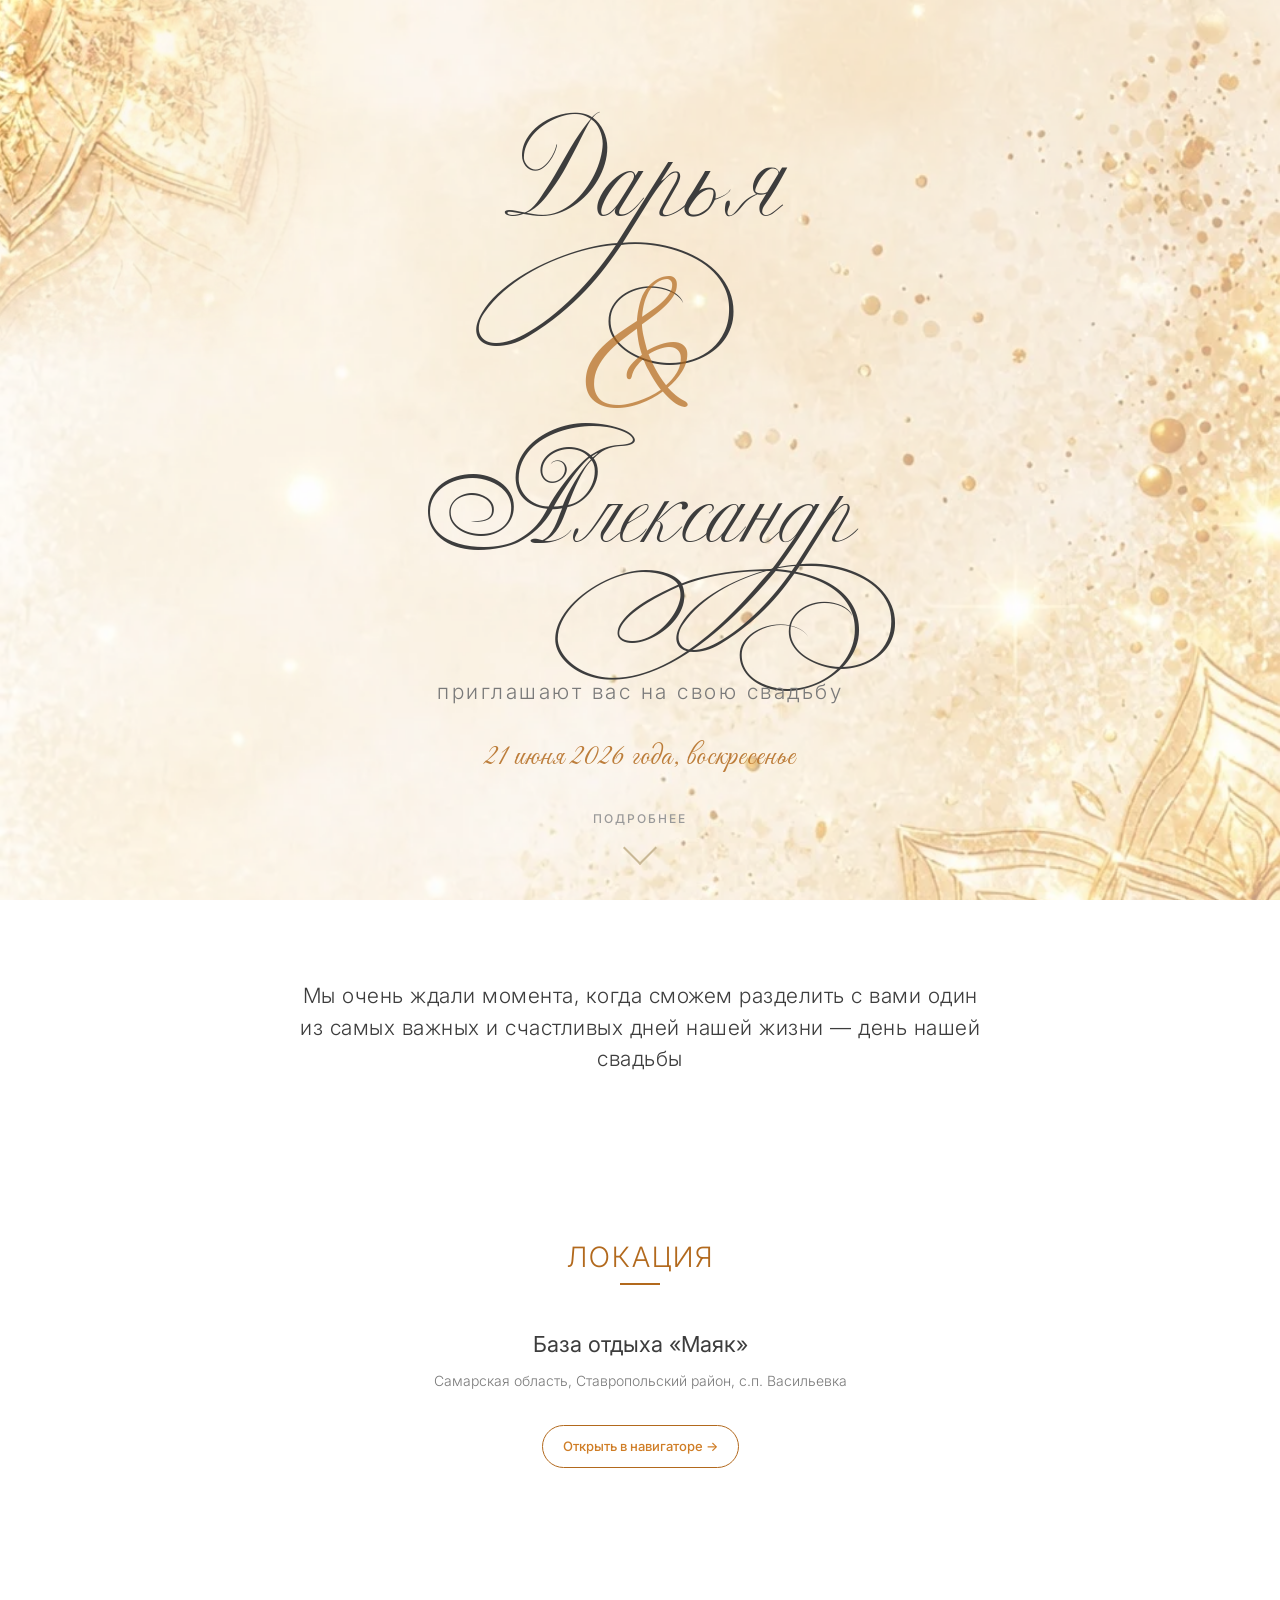
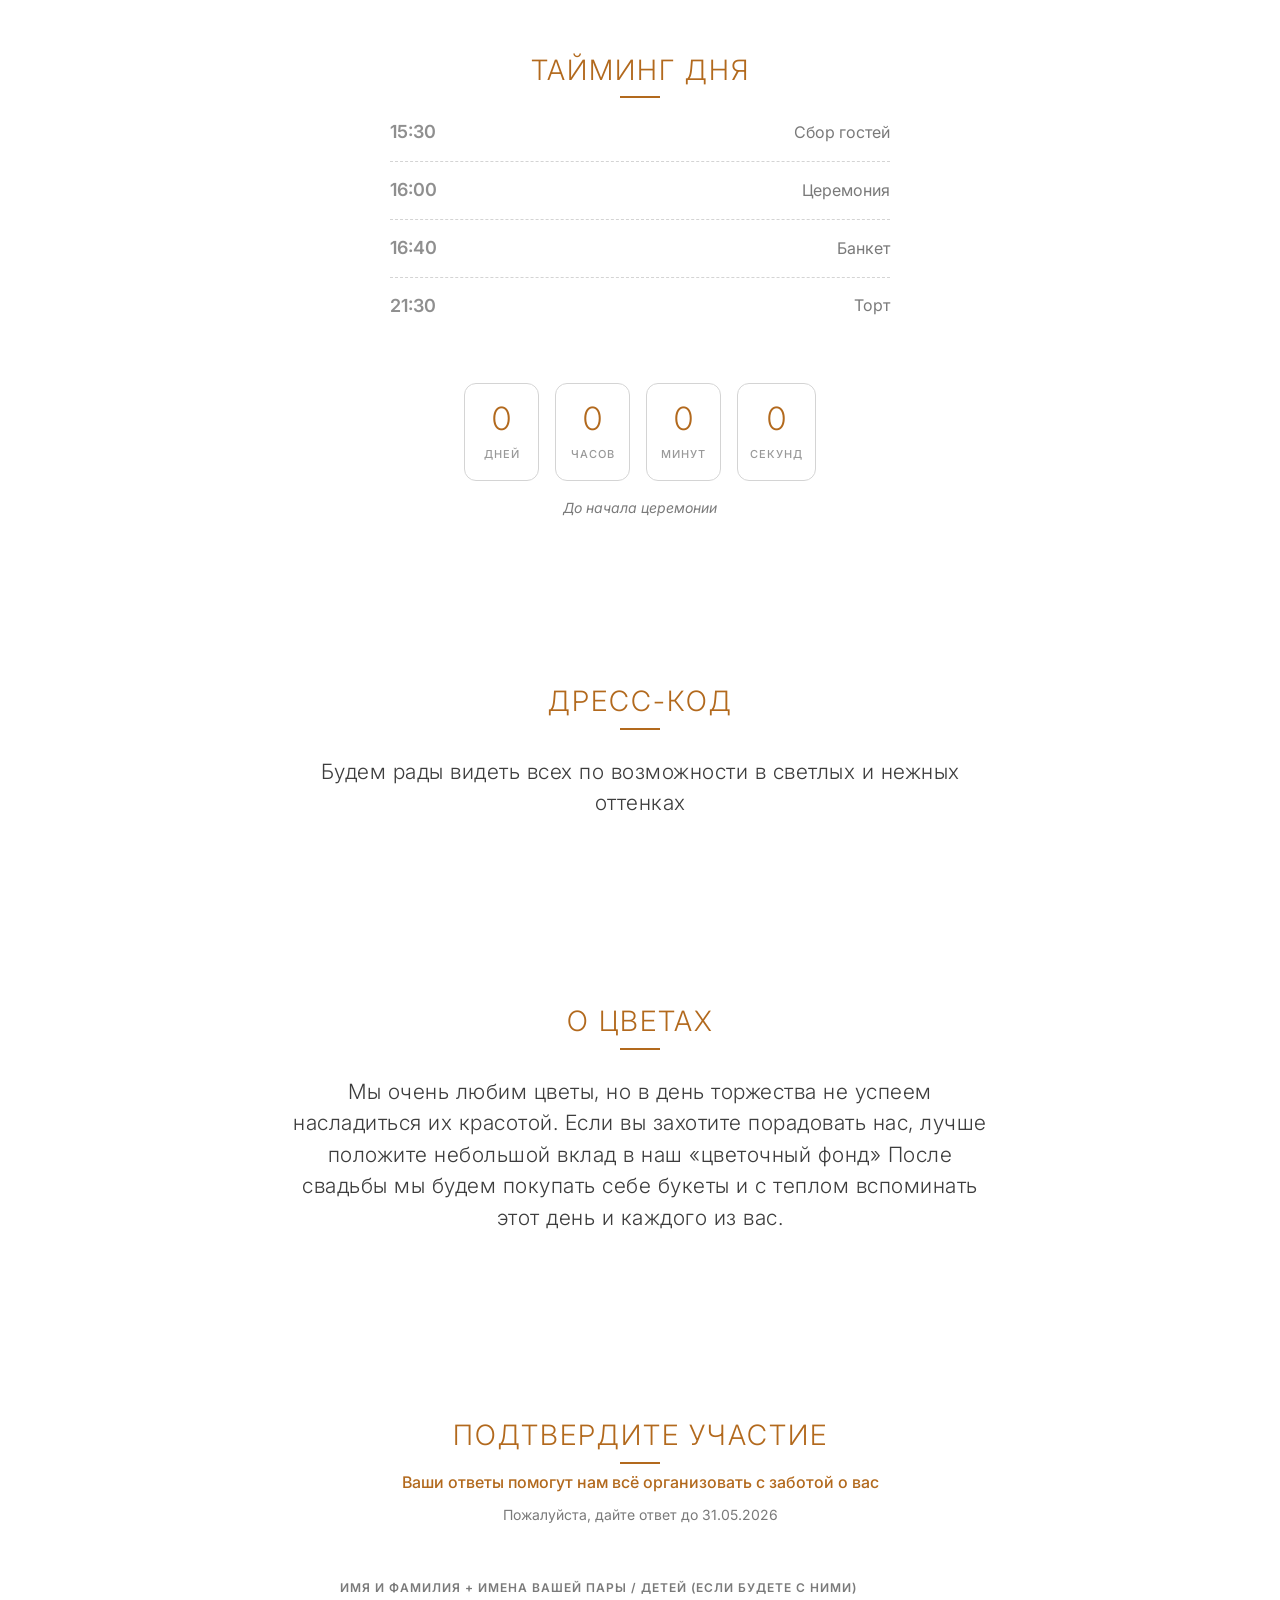
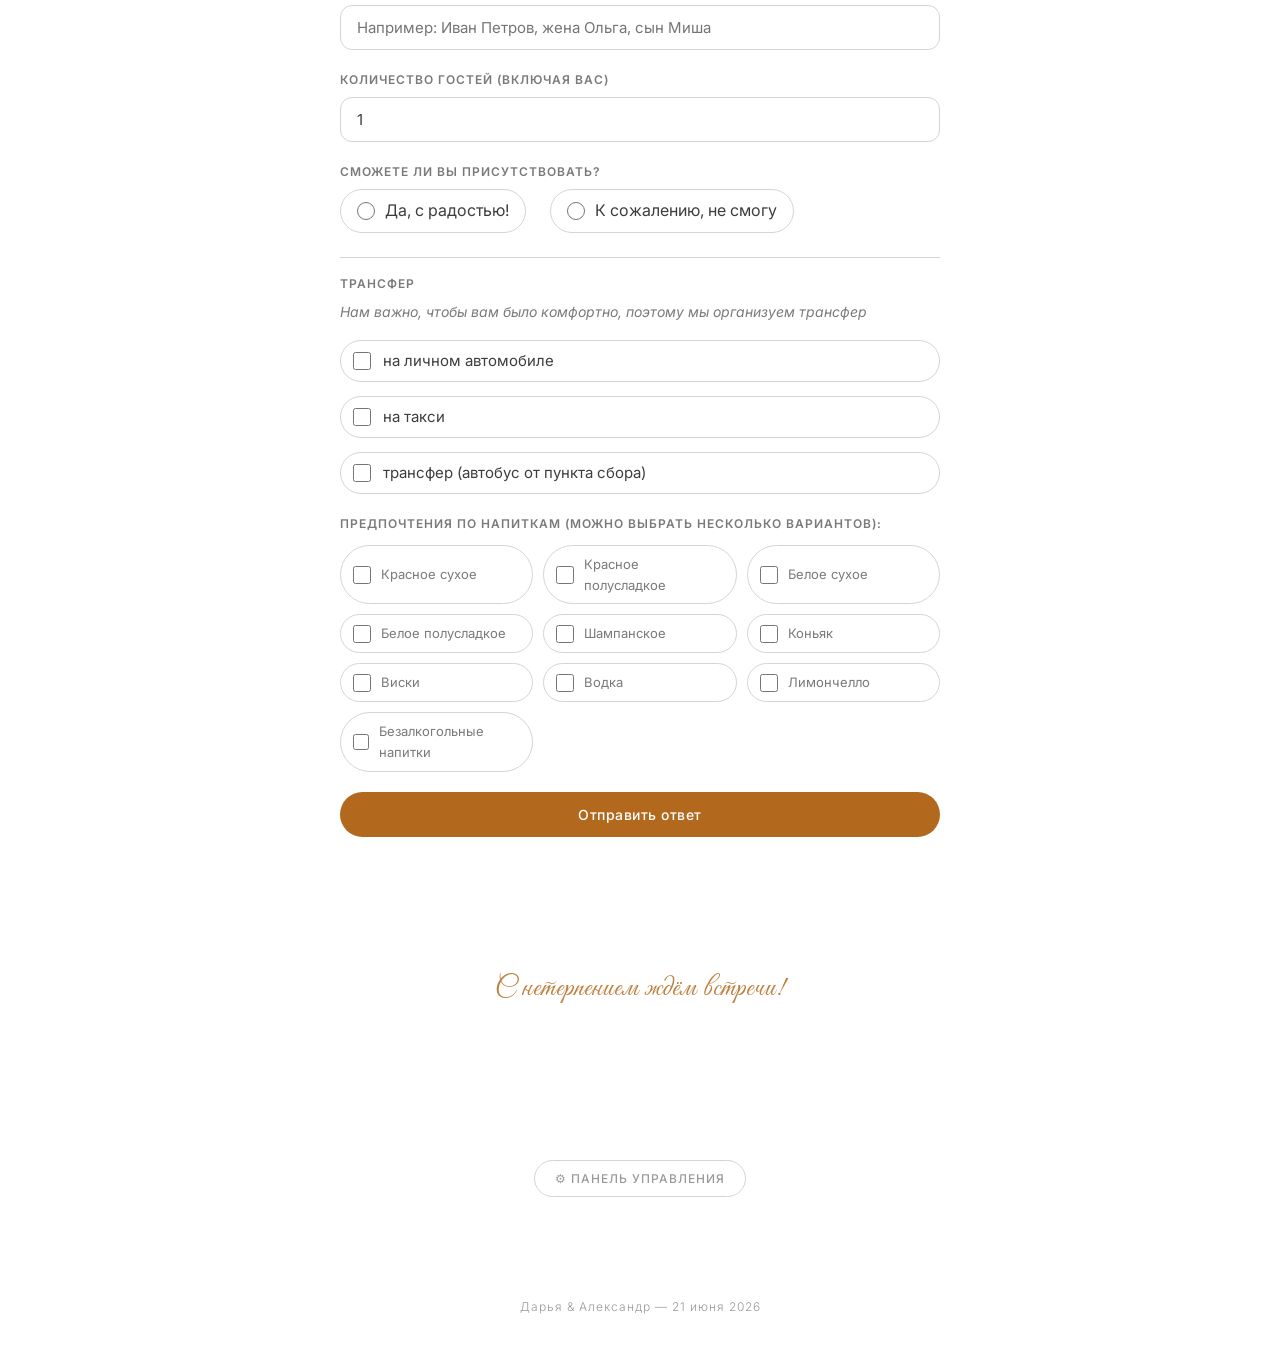
<file: index.html>
<!DOCTYPE html>
<html lang="ru">
<head>
  <meta charset="UTF-8">
  <meta name="viewport" content="width=device-width, initial-scale=1.0">
  <title>Дарья & Александр — Свадьба 21.06.2026</title>
  <link rel="stylesheet" href="style.css">
</head>
<body>

  <div class="fon-top" aria-hidden="true"></div>

  <!-- БЛОК 1: Заголовок -->
  <section class="hero">
    <div class="hero__content">
      <h1 class="hero__names">
        <span class="hero__name-daria">Дарья</span>
        <span class="hero__ampersand" data-text="&">
          <span class="hero__ampersand-symbol">&</span>
        </span>
        <span class="hero__name-alexander">Александр</span>
      </h1>
      <p class="hero__subtitle">приглашают вас на свою свадьбу</p>
      <p class="hero__date">21 июня 2026 года, воскресенье</p>
    </div>
    <div class="scroll-hint" id="scrollHint">
      <span class="scroll-hint__text">Подробнее</span>
      <div class="scroll-hint__arrow"></div>
    </div>
  </section>

  <!-- БЛОК 2: Текст приглашения -->
  <section class="section">
    <div class="container">
      <div class="invitation-text">
        <p class="invitation-text__content">Мы очень ждали момента, когда сможем разделить с вами один из самых важных и счастливых дней нашей жизни — день нашей свадьбы</p>
      </div>
    </div>
  </section>

  <!-- БЛОК 3: Локация -->
  <section class="section section--alt" id="venue">
    <div class="container">
      <h2 class="section__title">Локация</h2>
      <div class="venue-card">
        <span class="venue-card__icon"></span>
        <h3 class="venue-card__name">База отдыха «Маяк»</h3>
        <p class="venue-card__address">
          Самарская область, Ставропольский район, с.п. Васильевка
        </p>
        <a href="https://yandex.ru/navi/org/mayak/28701397180?si=4373ty1h6ku1prffagqdzzdrmr" target="_blank" class="venue-card__link">Открыть в навигаторе →</a>
      </div>
    </div>
  </section>

  <!-- БЛОК 5: Тайминг дня + Таймер -->
  <section class="section">
    <div class="container">
      <h2 class="section__title">Тайминг дня</h2>
      <div class="timeline-card">
        <div class="timeline-item">
          <span class="timeline-item__time">15:30</span>
          <span class="timeline-item__event">Сбор гостей</span>
        </div>
        <div class="timeline-item">
          <span class="timeline-item__time">16:00</span>
          <span class="timeline-item__event">Церемония</span>
        </div>
        <div class="timeline-item">
          <span class="timeline-item__time">16:40</span>
          <span class="timeline-item__event">Банкет</span>
        </div>
        <div class="timeline-item">
          <span class="timeline-item__time">21:30</span>
          <span class="timeline-item__event">Торт</span>
        </div>
      </div>
      
      <div class="countdown countdown--event">
        <div class="countdown__item">
          <span class="countdown__number" id="countdown-days">0</span>
          <span class="countdown__label">дней</span>
        </div>
        <div class="countdown__item">
          <span class="countdown__number" id="countdown-hours">0</span>
          <span class="countdown__label">часов</span>
        </div>
        <div class="countdown__item">
          <span class="countdown__number" id="countdown-mins">0</span>
          <span class="countdown__label">минут</span>
        </div>
        <div class="countdown__item">
          <span class="countdown__number" id="countdown-secs">0</span>
          <span class="countdown__label">секунд</span>
        </div>
      </div>
      <p class="timer-label">До начала церемонии</p>
    </div>
  </section>

  <!-- БЛОК 6: Пожелания по одежде -->
  <section class="section section--alt">
    <div class="container">
      <h2 class="section__title">Дресс-код</h2>
      <div class="dress-code">
        <p class="dress-code__text">Будем рады видеть всех по возможности в светлых и нежных оттенках </p>
      </div>
    </div>
  </section>

  <!-- БЛОК 7: О цветах -->
  <section class="section">
    <div class="container">
      <h2 class="section__title">О цветах </h2>
      <div class="flower-fund">
        <p class="flower-fund__text">Мы очень любим цветы, но в день торжества не успеем насладиться их красотой. Если вы захотите порадовать нас, лучше положите небольшой вклад в наш «цветочный фонд»  После свадьбы мы будем покупать себе букеты и с теплом вспоминать этот день и каждого из вас.</p>
      </div>
    </div>
  </section>

  <!-- БЛОК 8: Форма RSVP -->
  <section class="section section--alt" id="rsvp">
    <div class="container">
      <h2 class="section__title">Подтвердите участие</h2>
      <p class="rsvp-deadline">Ваши ответы помогут нам всё организовать с заботой о вас </p>
      <p class="rsvp-deadline__date">Пожалуйста, дайте ответ до 31.05.2026</p>

      <form class="form-card" id="guest-form">
        <div class="form-group">
          <label class="form-label" for="guest-fullname">Имя и фамилия + имена вашей пары / детей (если будете с ними)</label>
          <input class="form-input" type="text" id="guest-fullname" placeholder="Например: Иван Петров, жена Ольга, сын Миша" required>
        </div>

        <div class="form-group">
          <label class="form-label" for="guest-persons">Количество гостей (включая вас)</label>
          <input class="form-input" type="number" id="guest-persons" min="1" max="20" value="1" required>
        </div>

        <div class="form-group">
          <label class="form-label">Сможете ли вы присутствовать?</label>
          <div class="radio-group">
            <label class="radio-label">
              <input type="radio" name="attendance" value="yes" required>
              <span class="radio-label__text">Да, с радостью!</span>
            </label>
            <label class="radio-label">
              <input type="radio" name="attendance" value="no" id="attendance-no">
              <span class="radio-label__text">К сожалению, не смогу</span>
            </label>
          </div>
        </div>

        <!-- Поле пожеланий (показывается только если выбран "не смогу") -->
        <div class="form-group" id="wishes-group" style="display: none;">
          <label class="form-label" for="guest-wishes">Пожелания молодожёнам</label>
          <textarea class="form-input" id="guest-wishes" rows="4" placeholder="Напишите свои тёплые пожелания... Мы будем очень рады "></textarea>
        </div>

        <!-- Трансфер -->
        <div class="form-group transfer-section">
          <label class="form-label">Трансфер</label>
          <p class="transfer-section__text">Нам важно, чтобы вам было комфортно, поэтому мы организуем трансфер</p>
          <div class="checkbox-group">
            <label class="checkbox-label">
              <input type="checkbox" name="transport" value="личный автомобиль">
              <span class="checkbox-label__text">на личном автомобиле</span>
            </label>
            <label class="checkbox-label">
              <input type="checkbox" name="transport" value="такси">
              <span class="checkbox-label__text">на такси</span>
            </label>
            <label class="checkbox-label">
              <input type="checkbox" name="transport" value="трансфер (автобус)">
              <span class="checkbox-label__text">трансфер (автобус от пункта сбора)</span>
            </label>
          </div>
        </div>

        <!-- Напитки -->
        <div class="form-group drink-preferences">
          <div class="drink-preferences__label">Предпочтения по напиткам (можно выбрать несколько вариантов):</div>
          <div class="drink-options drink-options--checkbox">
            <label class="drink-option">
              <input type="checkbox" name="drinks" value="Красное сухое">
              <span class="drink-option__label">Красное сухое</span>
            </label>
            <label class="drink-option">
              <input type="checkbox" name="drinks" value="Красное полусладкое">
              <span class="drink-option__label">Красное полусладкое</span>
            </label>
            <label class="drink-option">
              <input type="checkbox" name="drinks" value="Белое сухое">
              <span class="drink-option__label">Белое сухое</span>
            </label>
            <label class="drink-option">
              <input type="checkbox" name="drinks" value="Белое полусладкое">
              <span class="drink-option__label">Белое полусладкое</span>
            </label>
            <label class="drink-option">
              <input type="checkbox" name="drinks" value="Шампанское">
              <span class="drink-option__label">Шампанское</span>
            </label>
            <label class="drink-option">
              <input type="checkbox" name="drinks" value="Коньяк">
              <span class="drink-option__label">Коньяк</span>
            </label>
            <label class="drink-option">
              <input type="checkbox" name="drinks" value="Виски">
              <span class="drink-option__label">Виски</span>
            </label>
            <label class="drink-option">
              <input type="checkbox" name="drinks" value="Водка">
              <span class="drink-option__label">Водка</span>
            </label>
            <label class="drink-option">
              <input type="checkbox" name="drinks" value="Лимончелло">
              <span class="drink-option__label">Лимончелло</span>
            </label>
            <label class="drink-option">
              <input type="checkbox" name="drinks" value="Безалкогольные напитки">
              <span class="drink-option__label">Безалкогольные напитки</span>
            </label>
          </div>
        </div>

        <div class="form-group">
          <button type="submit" class="btn">Отправить ответ</button>
        </div>
        <div class="form-message" id="form-message"></div>
      </form>
      
      <div class="waiting-message">
        <p>С нетерпением ждём встречи! </p>
      </div>
    </div>
  </section>

  <div class="admin-link">
    <button class="admin-link__btn" id="admin-access-btn">
      ⚙ Панель управления
    </button>
  </div>

  <div class="admin-overlay" id="admin-overlay">
    <div class="admin-login" id="admin-login-form">
      <h3 class="admin-login__title">Вход в панель управления</h3>
      <div class="form-group">
        <label class="form-label" for="admin-username">Логин</label>
        <input class="form-input" type="text" id="admin-username" placeholder="Логин">
      </div>
      <div class="form-group">
        <label class="form-label" for="admin-password">Пароль</label>
        <input class="form-input" type="password" id="admin-password" placeholder="Пароль">
      </div>
      <button type="button" class="btn" id="admin-login-btn">Войти</button>
      <p class="form-message form-message--error" id="admin-login-error" style="display:none;">Неверный логин или пароль</p>
    </div>

    <div class="admin-panel" id="admin-panel" style="display:none;">
      <div class="admin-panel__header">
        <h2 class="admin-panel__title">Панель управления</h2>
        <div>
          <button class="admin-btn admin-btn--secondary" id="admin-logout">Выйти</button>
          <button class="admin-panel__close" id="admin-close">&times;</button>
        </div>
      </div>

      <div class="admin-stats">
        <div class="stat-card">
          <div class="stat-card__number" id="guest-count">0</div>
          <div class="stat-card__label">Гостей</div>
        </div>
        <div class="stat-card">
          <div class="stat-card__number" id="total-persons">0</div>
          <div class="stat-card__label">Персон</div>
        </div>
        <div class="stat-card">
          <div class="stat-card__number" id="drink-stats">0</div>
          <div class="stat-card__label">С напитками</div>
        </div>
      </div>

      <div class="admin-controls">
        <input class="admin-controls__search" type="text" id="admin-search" placeholder="Поиск по имени...">
        <button class="admin-btn" id="admin-export">Экспорт CSV</button>
        <button class="admin-btn admin-btn--danger" id="admin-delete-all">Удалить всё</button>
      </div>

      <div class="guest-table-wrapper">
        <table class="guest-table">
          <thead>
            <tr>
              <th>Гость</th>
              <th>Статус</th>
              <th>Трансфер</th>
              <th>Напитки</th>
              <th>Пожелания</th>
              <th>Дата</th>
              <th></th>
            </tr>
          </thead>
          <tbody id="guest-tbody"></tbody>
        </table>
        <div class="empty-state" id="empty-state">Пока нет зарегистрированных гостей</div>
      </div>
    </div>
  </div>

  <footer class="footer">
    Дарья & Александр — 21 июня 2026
  </footer>

  <script src="script.js"></script>
</body>
</html>
</file>
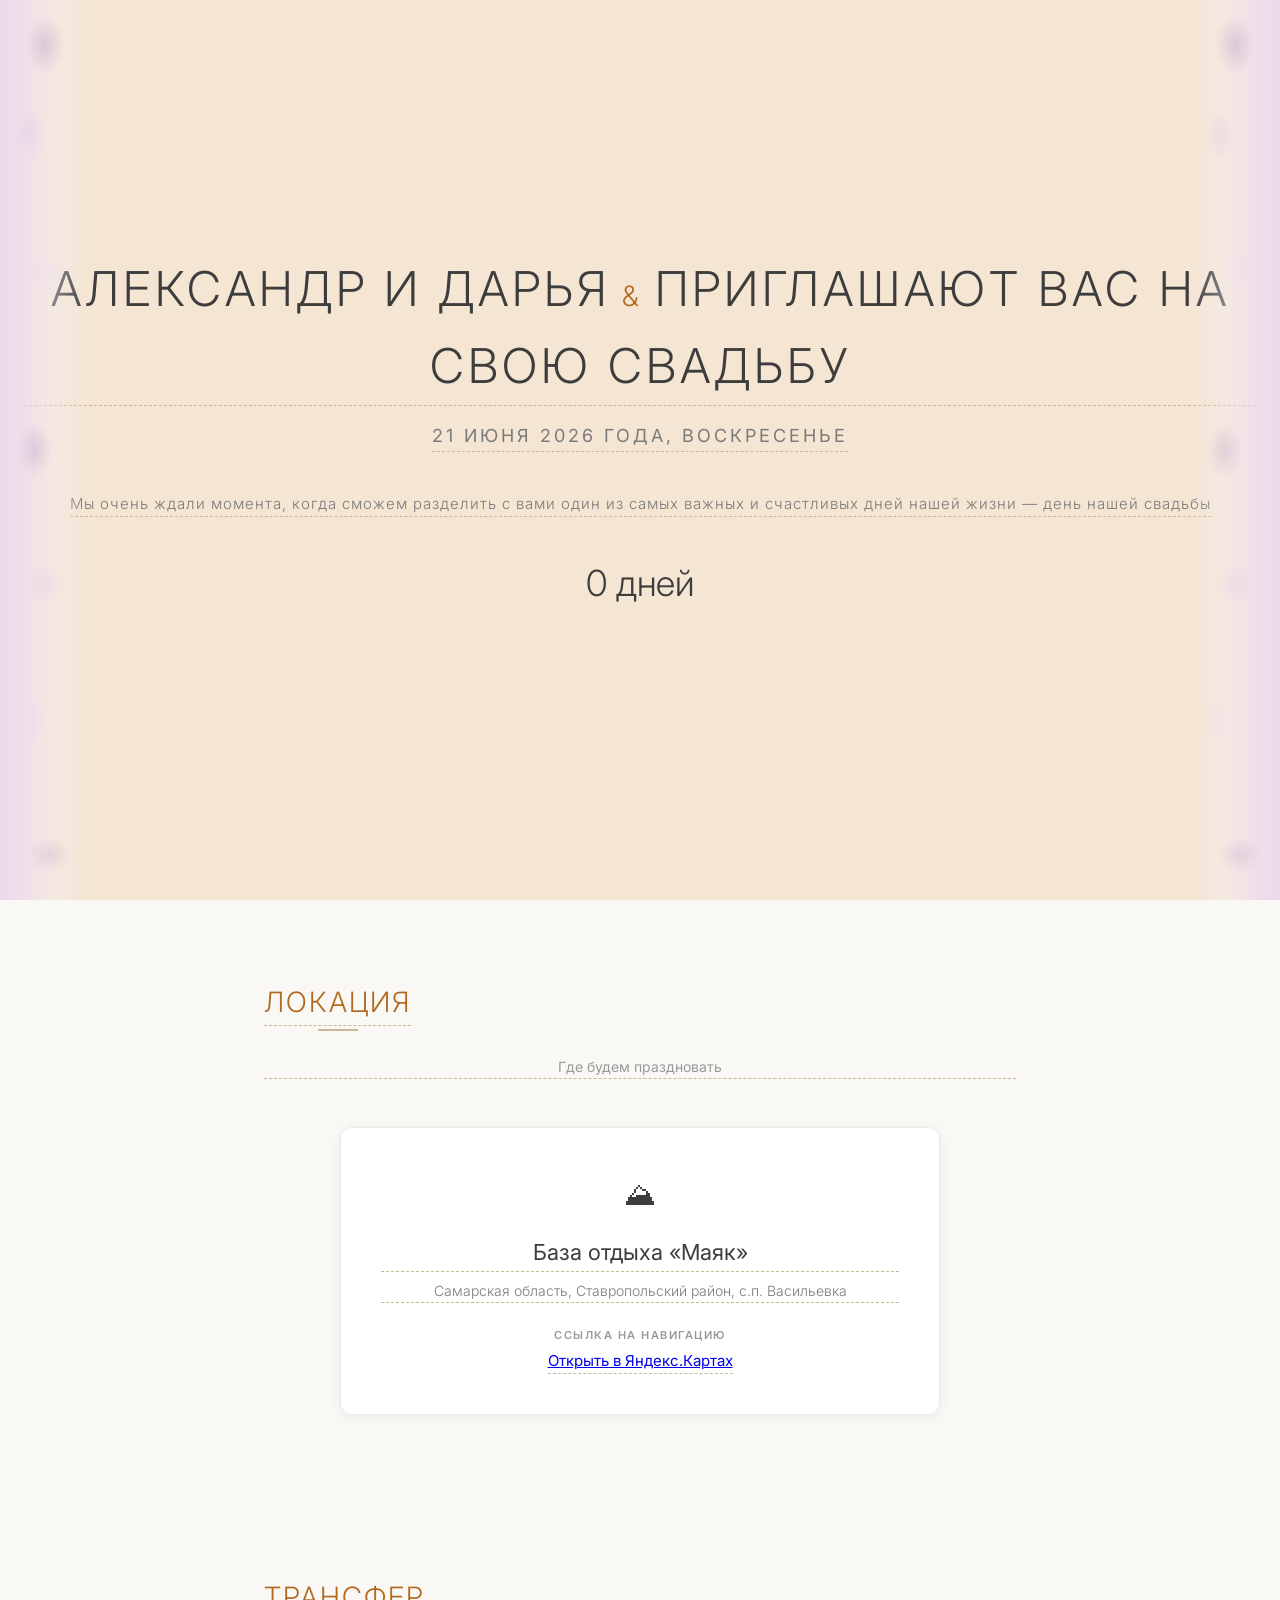
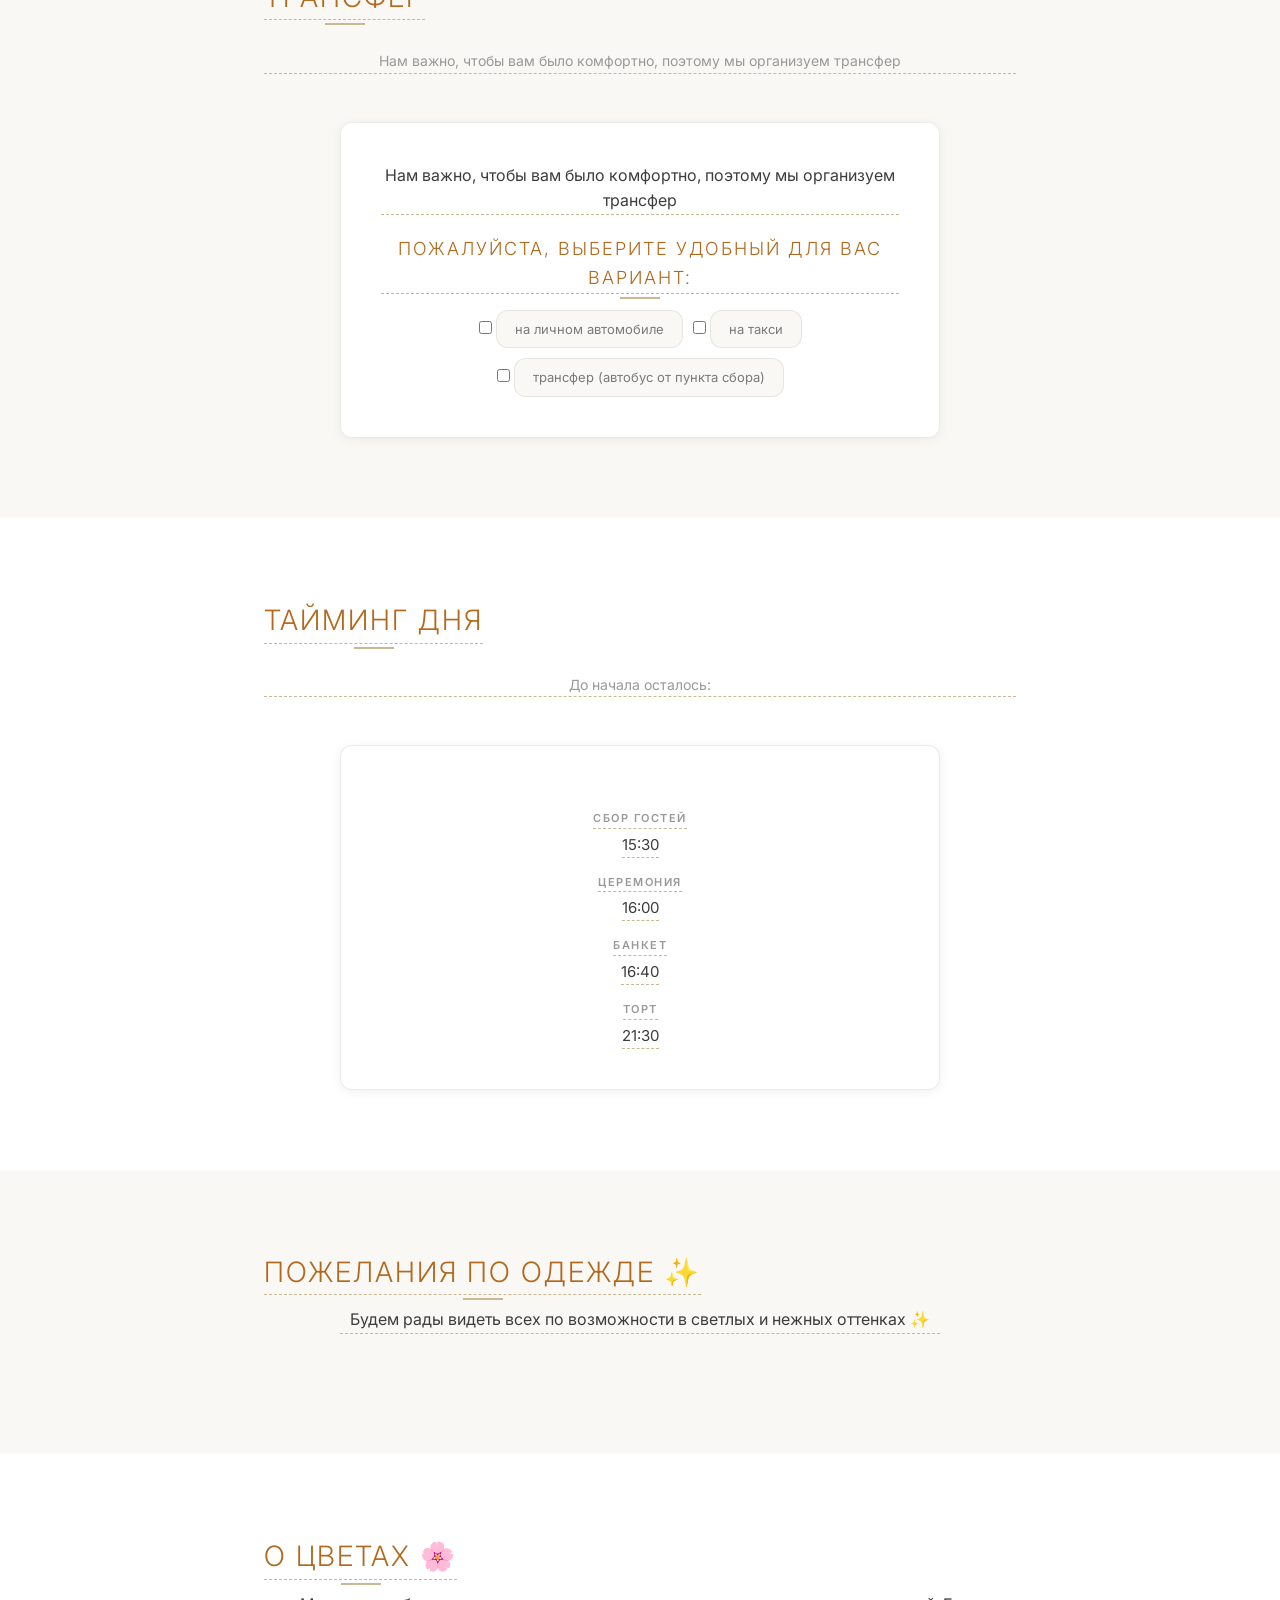
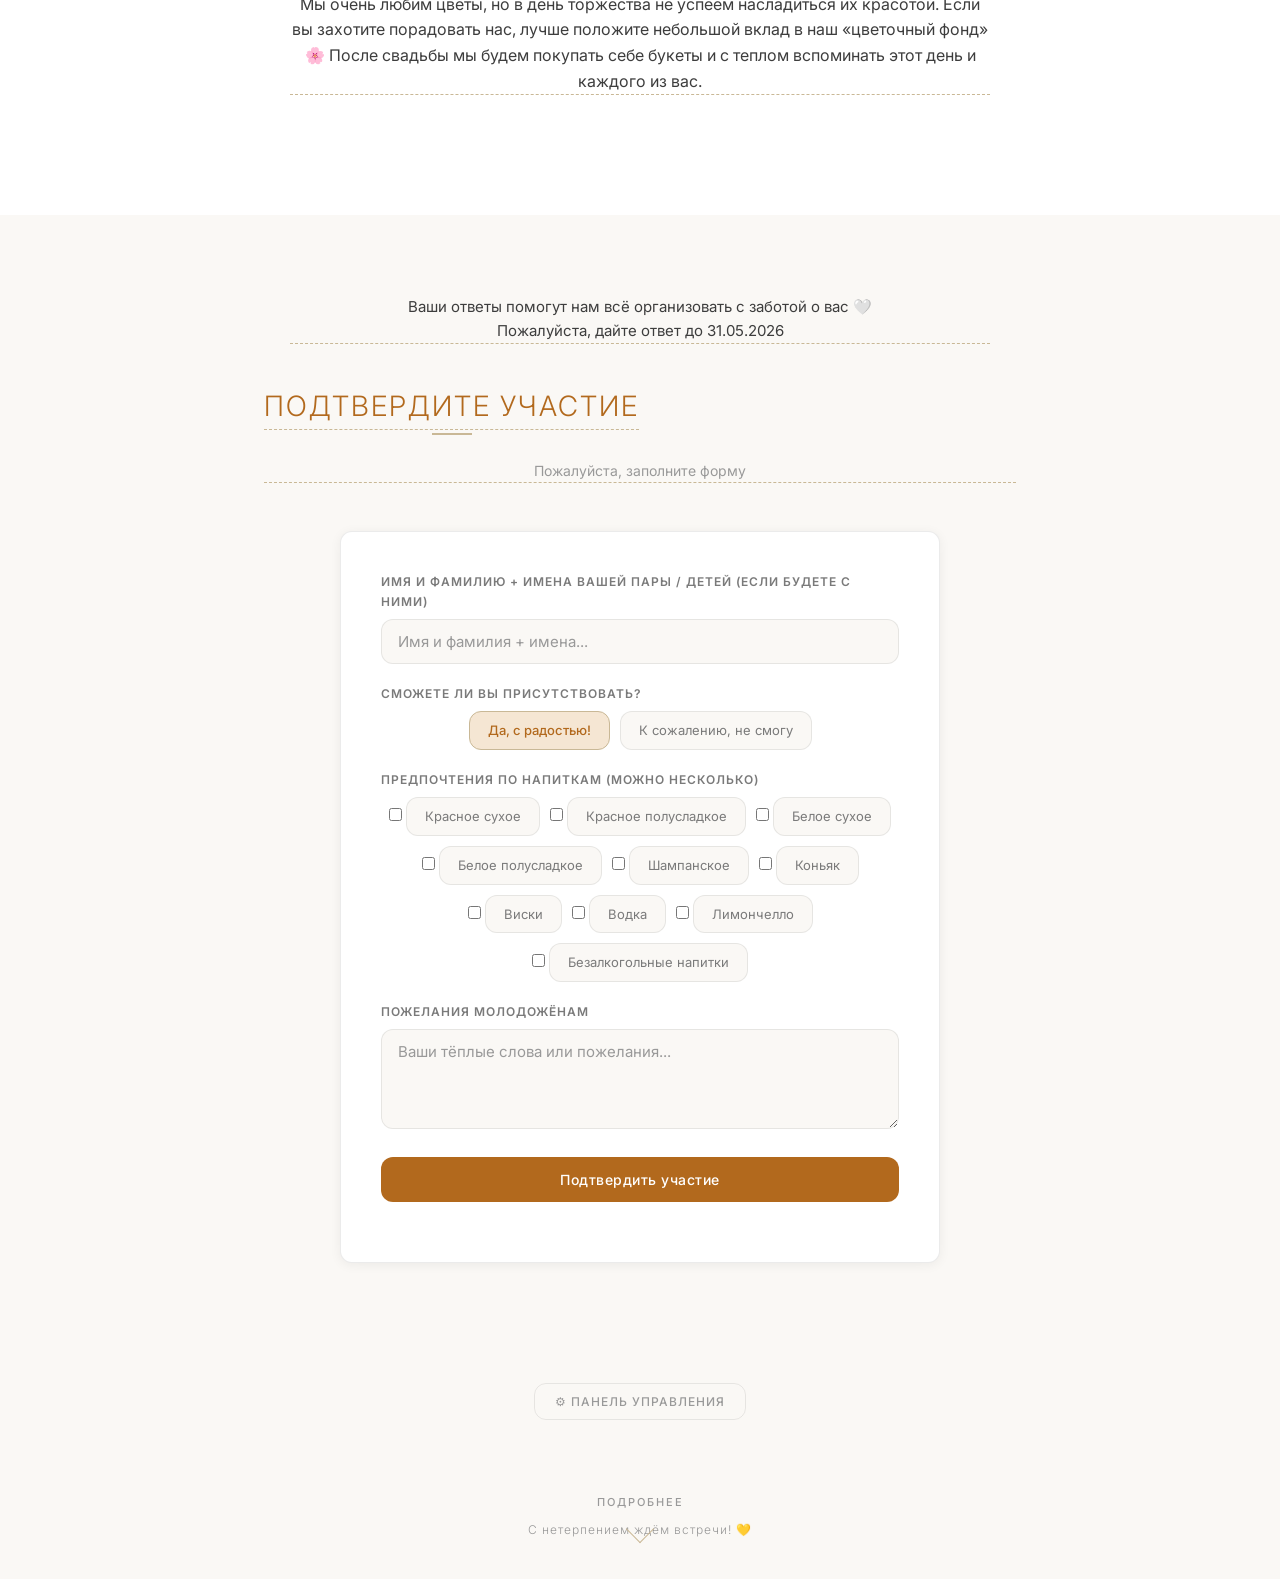
<file: wedding-complete.html>
<!DOCTYPE html>
<html lang="ru">
<head>
  <meta charset="UTF-8">
  <meta name="viewport" content="width=device-width, initial-scale=1.0">
  <title>Дарья & Александр — Свадьба 21.06.2026</title>
  <style>
@import url('https://fonts.googleapis.com/css2?family=Inter:wght@300;400;500;600&display=swap');

:root {
  --cream: #FAF8F5;
  --champagne: #F5E6D3;
  --sandy: #E8D5B7;
  --sandy-dark: #C9B896;
  --text-primary: #3D3D3D;
  --text-secondary: #7A7A7A;
  --text-light: #999999;
  --white: #FFFFFF;
  --shadow: 0 2px 12px rgba(0, 0, 0, 0.06);
  --shadow-hover: 0 4px 20px rgba(0, 0, 0, 0.1);
  --radius: 12px;
  --border: 1px solid rgba(0, 0, 0, 0.08);
  --transition: all 0.3s ease;
}

* {
  margin: 0;
  padding: 0;
  box-sizing: border-box;
}

html {
  scroll-behavior: smooth;
}

.side-floral {
  position: fixed;
  top: 0;
  width: 90px;
  height: 100vh;
  z-index: 999;
  pointer-events: none;
  overflow: hidden;
}

.side-floral--left {
  left: 0;
  background: linear-gradient(90deg, rgba(232, 213, 245, 0.8) 0%, rgba(243, 237, 249, 0.4) 60%, transparent 100%);
}

.side-floral--right {
  right: 0;
  background: linear-gradient(270deg, rgba(232, 213, 245, 0.8) 0%, rgba(243, 237, 249, 0.4) 60%, transparent 100%);
}

.side-floral::before {
  content: '';
  position: absolute;
  top: 0;
  left: 0;
  width: 100%;
  height: 100%;
  background-image:
    radial-gradient(ellipse 20px 30px at 45px 5%, rgba(123, 95, 168, 0.3) 0%, transparent 100%),
    radial-gradient(ellipse 15px 25px at 30px 15%, rgba(212, 191, 229, 0.4) 0%, transparent 100%),
    radial-gradient(ellipse 25px 20px at 50px 30%, rgba(232, 213, 245, 0.3) 0%, transparent 100%),
    radial-gradient(ellipse 18px 28px at 35px 50%, rgba(123, 95, 168, 0.25) 0%, transparent 100%),
    radial-gradient(ellipse 20px 22px at 45px 65%, rgba(212, 191, 229, 0.35) 0%, transparent 100%),
    radial-gradient(ellipse 15px 30px at 30px 80%, rgba(232, 213, 245, 0.3) 0%, transparent 100%),
    radial-gradient(ellipse 22px 18px at 50px 95%, rgba(123, 95, 168, 0.2) 0%, transparent 100%);
  background-size: 90px 100%;
  opacity: 0.7;
}

.container {
  max-width: 800px;
  margin: 0 auto;
  padding: 0 24px;
}

body {
  font-family: 'Inter', -apple-system, BlinkMacSystemFont, sans-serif;
  background-color: var(--cream);
  color: var(--text-primary);
  line-height: 1.6;
  -webkit-font-smoothing: antialiased;
  position: relative;
  overflow-x: hidden;
}

.container {
  max-width: 800px;
  margin: 0 auto;
  padding: 0 24px;
}

.hero {
  min-height: 100vh;
  display: flex;
  flex-direction: column;
  align-items: center;
  justify-content: center;
  text-align: center;
  padding: 60px 24px;
  background: linear-gradient(180deg, var(--champagne) 0%, var(--champagne) 100%);
}

.hero__names {
  font-size: 48px;
  font-weight: 300;
  letter-spacing: 4px;
  text-transform: uppercase;
  color: var(--text-primary);
  margin-bottom: 16px;
}

.hero__ampersand {
  font-size: 28px;
  font-weight: 300;
  color: #b2691d;
  margin: 0 12px;
}

.hero__date {
  font-size: 18px;
  font-weight: 400;
  color: var(--text-secondary);
  letter-spacing: 3px;
  text-transform: uppercase;
  margin-bottom: 40px;
}

.hero__divider {
  width: 60px;
  height: 1px;
  background-color: var(--sandy);
  margin: 24px 0;
}

.hero__subtitle {
  font-size: 15px;
  font-weight: 300;
  color: var(--text-secondary);
  letter-spacing: 1px;
  margin-bottom: 48px;
}

.countdown {
  margin-bottom: 48px;
  text-align: center;
}

.countdown__display {
  font-size: 36px;
  font-weight: 300;
  color: var(--text-primary);
  line-height: 1;
}

.scroll-hint {
  position: absolute;
  bottom: 40px;
  display: flex;
  flex-direction: column;
  align-items: center;
  gap: 8px;
  animation: bounce 2s infinite;
}

.scroll-hint__text {
  font-size: 11px;
  font-weight: 500;
  color: var(--text-light);
  text-transform: uppercase;
  letter-spacing: 2px;
}

.scroll-hint__arrow {
  width: 20px;
  height: 20px;
  border-right: 1.5px solid var(--sandy-dark);
  border-bottom: 1.5px solid var(--sandy-dark);
  transform: rotate(45deg);
}

@keyframes bounce {
  0%, 20%, 50%, 80%, 100% { transform: translateY(0); }
  40% { transform: translateY(-8px); }
  60% { transform: translateY(-4px); }
}

.section {
  padding: 80px 0;
}

.section--alt {
  background-color: var(--white);
}

.section__title {
  font-size: 28px;
  font-weight: 300;
  text-align: center;
  color: #b2691d;
  letter-spacing: 2px;
  text-transform: uppercase;
  margin-bottom: 12px;
  position: relative;
  display: inline-block;
}

.section__title::after {
  content: '';
  position: absolute;
  bottom: -6px;
  left: 50%;
  transform: translateX(-50%);
  width: 40px;
  height: 2px;
  background-color: var(--sandy-dark);
}

.section__subtitle {
  font-size: 14px;
  text-align: center;
  color: var(--text-light);
  margin-bottom: 48px;
  margin-top: 18px;
}

.story {
  max-width: 600px;
  margin: 0 auto;
}

.story__timeline {
  position: relative;
  padding-left: 32px;
}

.story__timeline::before {
  content: '';
  position: absolute;
  left: 7px;
  top: 0;
  bottom: 0;
  width: 1px;
  background-color: var(--sandy);
}

.story__item {
  position: relative;
  margin-bottom: 36px;
}

.story__item:last-child {
  margin-bottom: 0;
}

.story__dot {
  position: absolute;
  left: -32px;
  top: 4px;
  width: 15px;
  height: 15px;
  border-radius: 50%;
  background-color: var(--champagne);
  border: 2px solid var(--sandy-dark);
}

.story__year {
  font-size: 13px;
  font-weight: 600;
  color: var(--sandy-dark);
  text-transform: uppercase;
  letter-spacing: 1px;
  margin-bottom: 4px;
}

.story__text {
  font-size: 15px;
  color: var(--text-secondary);
  font-weight: 300;
  line-height: 1.7;
}

.venue-card {
  background: var(--white);
  border: var(--border);
  border-radius: var(--radius);
  box-shadow: var(--shadow);
  padding: 40px;
  max-width: 600px;
  margin: 0 auto;
  text-align: center;
}

.venue-card__icon {
  font-size: 32px;
  margin-bottom: 16px;
  display: block;
}

.venue-card__name {
  font-size: 22px;
  font-weight: 400;
  color: var(--text-primary);
  margin-bottom: 8px;
}

.venue-card__address {
  font-size: 14px;
  color: var(--text-secondary);
  font-weight: 300;
  margin-bottom: 24px;
  line-height: 1.6;
}

.venue-card__details {
  display: flex;
  justify-content: center;
  gap: 40px;
  margin-top: 24px;
}

.venue-card__detail {
  display: flex;
  flex-direction: column;
  align-items: center;
}

.venue-card__detail-label {
  font-size: 11px;
  font-weight: 600;
  color: var(--text-light);
  text-transform: uppercase;
  letter-spacing: 1.5px;
  margin-bottom: 4px;
}

.venue-card__detail-value {
  font-size: 15px;
  color: var(--text-primary);
  font-weight: 400;
}

.form-card {
  background: var(--white);
  border: var(--border);
  border-radius: var(--radius);
  box-shadow: var(--shadow);
  padding: 40px;
  max-width: 600px;
  margin: 0 auto;
}

.form-group {
  margin-bottom: 20px;
}

.form-group:last-child {
  margin-bottom: 0;
}

.form-label {
  display: block;
  font-size: 12px;
  font-weight: 600;
  color: var(--text-secondary);
  text-transform: uppercase;
  letter-spacing: 1px;
  margin-bottom: 8px;
}

.form-input {
  width: 100%;
  padding: 12px 16px;
  font-size: 15px;
  font-family: 'Inter', sans-serif;
  font-weight: 400;
  color: var(--text-primary);
  background: var(--cream);
  border: var(--border);
  border-radius: var(--radius);
  outline: none;
  transition: var(--transition);
}

.form-input:focus {
  border-color: var(--sandy-dark);
  box-shadow: 0 0 0 3px rgba(201, 184, 150, 0.2);
}

.form-input::placeholder {
  color: var(--text-light);
}

textarea.form-input {
  min-height: 100px;
  resize: vertical;
}

.drink-preferences {
  margin-top: 8px;
}

.drink-preferences__label {
  font-size: 12px;
  font-weight: 600;
  color: var(--text-secondary);
  text-transform: uppercase;
  letter-spacing: 1px;
  margin-bottom: 12px;
}

.drink-options {
  display: flex;
  flex-wrap: wrap;
  gap: 10px;
}

.drink-option {
  position: relative;
}

.drink-option input[type="radio"] {
  position: absolute;
  opacity: 0;
  pointer-events: none;
}

.drink-option__label {
  display: inline-block;
  padding: 8px 18px;
  font-size: 13px;
  font-weight: 400;
  color: var(--text-secondary);
  background: var(--cream);
  border: var(--border);
  border-radius: var(--radius);
  cursor: pointer;
  transition: var(--transition);
  user-select: none;
}

.drink-option input[type="radio"]:checked + .drink-option__label {
  background: var(--champagne);
  border-color: var(--sandy-dark);
  color: #b2691d;
  font-weight: 500;
}

.drink-option__label:hover {
  border-color: var(--sandy);
}

.btn {
  display: inline-flex;
  align-items: center;
  justify-content: center;
  padding: 14px 32px;
  font-size: 14px;
  font-family: 'Inter', sans-serif;
  font-weight: 500;
  color: var(--white);
  background: #b2691d;
  border: none;
  border-radius: var(--radius);
  cursor: pointer;
  transition: var(--transition);
  letter-spacing: 0.5px;
  width: 100%;
}

.btn:hover {
  background: #8f5a16;
  box-shadow: var(--shadow-hover);
}

.btn:active {
  transform: scale(0.98);
}

.form-message {
  margin-top: 16px;
  padding: 12px 16px;
  border-radius: var(--radius);
  font-size: 14px;
  text-align: center;
  display: none;
}

.form-message--success {
  display: block;
  background: #F0F9F0;
  color: #2D7A2D;
  border: 1px solid #C8E6C8;
}

.form-message--error {
  display: block;
  background: #FFF0F0;
  color: #C0392B;
  border: 1px solid #F5C6C6;
}

.admin-link {
  text-align: center;
  padding: 40px 0 60px;
}

.admin-link__btn {
  display: inline-flex;
  align-items: center;
  gap: 8px;
  padding: 10px 20px;
  font-size: 12px;
  font-family: 'Inter', sans-serif;
  font-weight: 500;
  color: var(--text-light);
  background: transparent;
  border: var(--border);
  border-radius: var(--radius);
  cursor: pointer;
  transition: var(--transition);
  letter-spacing: 1px;
  text-transform: uppercase;
}

.admin-link__btn:hover {
  color: var(--text-secondary);
  border-color: var(--sandy);
  background: var(--cream);
}

.admin-overlay {
  display: none;
  position: fixed;
  top: 0;
  left: 0;
  width: 100%;
  height: 100%;
  background: rgba(250, 248, 245, 0.97);
  z-index: 1000;
  overflow-y: auto;
  padding: 40px 24px;
}

.admin-overlay.active {
  display: block;
}

.admin-panel {
  max-width: 900px;
  margin: 0 auto;
}

.admin-panel__header {
  display: flex;
  justify-content: space-between;
  align-items: center;
  margin-bottom: 32px;
  padding-bottom: 20px;
  border-bottom: 1px solid var(--sandy-dark);
}

.admin-panel__title {
  font-size: 24px;
  font-weight: 300;
  color: var(--text-primary);
  letter-spacing: 2px;
  text-transform: uppercase;
}

.admin-panel__close {
  width: 40px;
  height: 40px;
  display: flex;
  align-items: center;
  justify-content: center;
  font-size: 24px;
  color: var(--text-light);
  background: transparent;
  border: var(--border);
  border-radius: var(--radius);
  cursor: pointer;
  transition: var(--transition);
}

.admin-panel__close:hover {
  color: var(--text-primary);
  background: var(--cream);
}

.admin-login {
  max-width: 400px;
  margin: 100px auto;
  background: var(--white);
  border: var(--border);
  border-radius: var(--radius);
  box-shadow: var(--shadow);
  padding: 40px;
  text-align: center;
}

.admin-login__title {
  font-size: 20px;
  font-weight: 300;
  color: var(--text-primary);
  letter-spacing: 1px;
  margin-bottom: 24px;
}

.admin-login .form-group {
  text-align: left;
}

.admin-controls {
  display: flex;
  gap: 12px;
  margin-bottom: 24px;
  flex-wrap: wrap;
}

.admin-controls__search {
  flex: 1;
  min-width: 200px;
  padding: 10px 16px;
  font-size: 14px;
  font-family: 'Inter', sans-serif;
  color: var(--text-primary);
  background: var(--cream);
  border: var(--border);
  border-radius: var(--radius);
  outline: none;
  transition: var(--transition);
}

.admin-controls__search:focus {
  border-color: var(--sandy-dark);
}

.admin-btn {
  padding: 10px 20px;
  font-size: 12px;
  font-family: 'Inter', sans-serif;
  font-weight: 500;
  color: var(--white);
  background: #b2691d;
  border: none;
  border-radius: var(--radius);
  cursor: pointer;
  transition: var(--transition);
  letter-spacing: 0.5px;
  text-transform: uppercase;
  white-space: nowrap;
}

.admin-btn:hover {
  background: #8f5a16;
}

.admin-btn--danger {
  background: #C0392B;
}

.admin-btn--danger:hover {
  background: #A93226;
}

.admin-btn--secondary {
  background: transparent;
  color: var(--text-secondary);
  border: var(--border);
}

.admin-btn--secondary:hover {
  background: var(--cream);
  color: var(--text-primary);
}

.admin-stats {
  display: flex;
  gap: 16px;
  margin-bottom: 24px;
  flex-wrap: wrap;
}

.stat-card {
  flex:1;
  min-width: 120px;
  background: var(--champagne);
  border: 1px solid var(--sandy-dark);
  border-radius: var(--radius);
  padding: 20px;
  text-align: center;
}

.stat-card__number {
  font-size: 28px;
  font-weight: 300;
  color: var(--text-primary);
  line-height: 1;
}

.stat-card__label {
  font-size: 11px;
  font-weight: 600;
  color: var(--text-light);
  text-transform: uppercase;
  letter-spacing: 1.5px;
  margin-top: 8px;
}

.guest-table-wrapper {
  overflow-x: auto;
  border: var(--border);
  border-radius: var(--radius);
  box-shadow: var(--shadow);
}

.guest-table {
  width: 100%;
  border-collapse: collapse;
  font-size: 14px;
}

.guest-table thead {
  background: var(--champagne);
}

.guest-table th {
  padding: 14px 16px;
  text-align: left;
  font-size: 11px;
  font-weight: 600;
  color: var(--text-light);
  text-transform: uppercase;
  letter-spacing: 1px;
  border-bottom: var(--border);
  white-space: nowrap;
}

.guest-table td {
  padding: 14px 16px;
  color: var(--text-primary);
  border-bottom: 1px solid rgba(0, 0, 0, 0.04);
  vertical-align: top;
}

.guest-table tbody tr:hover {
  background: rgba(245, 230, 211, 0.3);
}

.guest-table tbody tr:last-child td {
  border-bottom: none;
}

.guest-table__delete {
  padding: 6px 12px;
  font-size: 11px;
  font-family: 'Inter', sans-serif;
  font-weight: 500;
  color: #C0392B;
  background: transparent;
  border: 1px solid #F5C6C6;
  border-radius: var(--radius);
  cursor: pointer;
  transition: var(--transition);
}

.guest-table__delete:hover {
  background: #FFF0F0;
}

.guest-table__wishes {
  max-width: 200px;
  font-size: 13px;
  color: var(--text-secondary);
  font-weight: 300;
  line-height: 1.5;
}

.guest-table__drink {
  display: inline-block;
  padding: 4px 10px;
  font-size: 12px;
  color: #b2691d;
  background: var(--champagne);
  border: 1px solid var(--sandy-dark);
  border-radius: 8px;
  white-space: nowrap;
}

.empty-state {
  text-align: center;
  padding: 60px 20px;
  color: var(--text-light);
  font-size: 14px;
  font-weight: 300;
}

.footer {
  text-align: center;
  padding: 40px 24px;
  font-size: 12px;
  color: var(--text-light);
  font-weight: 300;
  letter-spacing: 1px;
}

@media (max-width: 768px) {
  .hero__names {
    font-size: 32px;
    letter-spacing: 2px;
  }

  .hero__ampersand {
    font-size: 20px;
  }

  .hero__date {
    font-size: 15px;
  }

  .countdown__display {
    font-size: 28px;
  }

  .section {
    padding: 60px 0;
  }

  .section__title {
    font-size: 22px;
  }

  .form-card,
  .venue-card {
    padding: 28px 24px;
  }

  .venue-card__details {
    flex-direction: column;
    gap: 20px;
  }

  .admin-login {
    margin: 60px auto;
    padding: 28px 24px;
  }

  .admin-controls {
    flex-direction: column;
  }

  .admin-stats {
    flex-direction: column;
  }

  .guest-table {
    font-size: 13px;
  }

  .guest-table th,
  .guest-table td {
    padding: 10px 12px;
  }

  .guest-table__wishes {
    max-width: 140px;
  }
}

@media (max-width: 480px) {
  .hero__names {
    font-size: 26px;
  }

  .countdown__display {
    font-size: 24px;
  }

  .drink-options {
    flex-direction: column;
  }

  .drink-option {
    width: 100%;
  }

  .drink-option__label {
    display: block;
    text-align: center;
  }
}

[contenteditable="true"] {
  outline: none;
  border-bottom: 1px dashed var(--sandy-dark);
  transition: border-color 0.2s ease;
}

[contenteditable="true"]:hover {
  border-bottom-color: #b2691d;
}

[contenteditable="true"]:focus {
  border-bottom-color: #b2691d;
  background: rgba(178, 105, 29, 0.05);
}

  </style>
</head>
<body>

  <div class="side-floral side-floral--left"></div>
  <div class="side-floral side-floral--right"></div>

  <section class="hero">
    <h1 class="hero__names" contenteditable="true" spellcheck="false">
      Александр и Дарья<span class="hero__ampersand">&</span>приглашают вас на свою свадьбу
    </h1>
    <p class="hero__date" contenteditable="true" spellcheck="false">21 июня 2026 года, воскресенье</p>
    <p class="hero__subtitle" contenteditable="true" spellcheck="false">Мы очень ждали момента, когда сможем разделить с вами один из самых важных и счастливых дней нашей жизни — день нашей свадьбы</p>

    <div class="countdown">
      <div class="countdown__display" id="countdown-display">0 дней</div>
    </div>

    <div class="scroll-hint">
      <span class="scroll-hint__text">Подробнее</span>
      <div class="scroll-hint__arrow"></div>
    </div>
  </section>

  <section class="section" id="venue">
    <div class="container">
      <h2 class="section__title" contenteditable="true" spellcheck="false">Локация</h2>
      <p class="section__subtitle" contenteditable="true" spellcheck="false">Где будем праздновать</p>

      <div class="venue-card">
        <span class="venue-card__icon">&#9968;</span>
        <h3 class="venue-card__name" contenteditable="true" spellcheck="false">База отдыха «Маяк»</h3>
        <p class="venue-card__address" contenteditable="true" spellcheck="false">
          Самарская область, Ставропольский район, с.п. Васильевка
        </p>
        <div class="venue-card__details">
          <div class="venue-card__detail">
            <span class="venue-card__detail-label">Ссылка на навигацию</span>
            <span class="venue-card__detail-value" contenteditable="true" spellcheck="false">
              <a href="https://yandex.ru/navi/org/mayak/28701397180?si=4373ty1h6ku1prffagqdzzdrmr" target="_blank" class="venue-card__link">Открыть в Яндекс.Картах</a>
            </span>
          </div>
        </div>
      </div>
    </div>
  </section>

  <section class="section" id="transfer">
    <div class="container">
      <h2 class="section__title" contenteditable="true" spellcheck="false">Трансфер</h2>
      <p class="section__subtitle" contenteditable="true" spellcheck="false">Нам важно, чтобы вам было комфортно, поэтому мы организуем трансфер</p>

      <div class="venue-card">
        <p contenteditable="true" spellcheck="false" style="margin-bottom:20px; line-height:1.6;">
          Нам важно, чтобы вам было комфортно, поэтому мы организуем трансфер
        </p>
        <h3 class="section__title" contenteditable="true" spellcheck="false" style="font-size:18px; margin-bottom:16px;">Пожалуйста, выберите удобный для вас вариант:</h3>
        <div class="drink-options" style="justify-content:center;">
          <div class="drink-option">
            <input type="checkbox" name="transfer" value="на личном автомобиле" id="transfer-car">
            <label class="drink-option__label" for="transfer-car">на личном автомобиле</label>
          </div>
          <div class="drink-option">
            <input type="checkbox" name="transfer" value="на такси" id="transfer-taxi">
            <label class="drink-option__label" for="transfer-taxi">на такси</label>
          </div>
          <div class="drink-option">
            <input type="checkbox" name="transfer" value="трансфер (автобус от пункта сбора)" id="transfer-bus">
            <label class="drink-option__label" for="transfer-bus">трансфер (автобус от пункта сбора)</label>
          </div>
        </div>
      </div>
    </div>
  </section>

  <section class="section section--alt" id="timing">
    <div class="container">
      <h2 class="section__title" contenteditable="true" spellcheck="false">Тайминг дня</h2>
      <p class="section__subtitle" contenteditable="true" spellcheck="false">До начала осталось: <span id="countdown-display"></span></p>

      <div class="venue-card">
        <div class="venue-card__details" style="flex-direction:column; gap:16px;">
          <div class="venue-card__detail" style="justify-content:space-between; display:flex;">
            <span class="venue-card__detail-label" contenteditable="true" spellcheck="false">Сбор гостей</span>
            <span class="venue-card__detail-value" contenteditable="true" spellcheck="false">15:30</span>
          </div>
          <div class="venue-card__detail" style="justify-content:space-between; display:flex;">
            <span class="venue-card__detail-label" contenteditable="true" spellcheck="false">Церемония</span>
            <span class="venue-card__detail-value" contenteditable="true" spellcheck="false">16:00</span>
          </div>
          <div class="venue-card__detail" style="justify-content:space-between; display:flex;">
            <span class="venue-card__detail-label" contenteditable="true" spellcheck="false">Банкет</span>
            <span class="venue-card__detail-value" contenteditable="true" spellcheck="false">16:40</span>
          </div>
          <div class="venue-card__detail" style="justify-content:space-between; display:flex;">
            <span class="venue-card__detail-label" contenteditable="true" spellcheck="false">Торт</span>
            <span class="venue-card__detail-value" contenteditable="true" spellcheck="false">21:30</span>
          </div>
        </div>
      </div>
    </div>
  </section>

  <section class="section" id="dresscode">
    <div class="container">
      <h2 class="section__title" contenteditable="true" spellcheck="false">Пожелания по одежде ✨</h2>
      <p contenteditable="true" spellcheck="false" style="text-align:center; max-width:600px; margin:0 auto 40px; line-height:1.6;">
        Будем рады видеть всех по возможности в светлых и нежных оттенках ✨
      </p>
    </div>
  </section>

  <section class="section section--alt" id="flowerfund">
    <div class="container">
      <h2 class="section__title" contenteditable="true" spellcheck="false">О цветах 🌸</h2>
      <p contenteditable="true" spellcheck="false" style="text-align:center; max-width:700px; margin:0 auto 40px; line-height:1.6;">
        Мы очень любим цветы, но в день торжества не успеем насладиться их красотой. Если вы захотите порадовать нас, лучше положите небольшой вклад в наш «цветочный фонд» 🌸 После свадьбы мы будем покупать себе букеты и с теплом вспоминать этот день и каждого из вас.
      </p>
    </div>
  </section>

  <section class="section" id="rsvp">
    <div class="container">
      <p contenteditable="true" spellcheck="false" style="text-align:center; max-width:700px; margin:0 auto 40px; line-height:1.6; font-size:15px;">
        Ваши ответы помогут нам всё организовать с заботой о вас 🤍<br>
        Пожалуйста, дайте ответ до 31.05.2026
      </p>
      <h2 class="section__title" contenteditable="true" spellcheck="false">Подтвердите участие</h2>
      <p class="section__subtitle" contenteditable="true" spellcheck="false">Пожалуйста, заполните форму</p>

      <form class="form-card" id="guest-form">
        <div class="form-group">
          <label class="form-label" for="guest-name">Имя и фамилию + имена вашей пары / детей (если будете с ними)</label>
          <input class="form-input" type="text" id="guest-name" placeholder="Имя и фамилия + имена..." required>
        </div>
        
        <div class="form-group">
          <label class="form-label">Сможете ли вы присутствовать?</label>
          <div class="drink-options" style="justify-content:center;">
            <div class="drink-option">
              <input type="radio" name="attendance" value="Да, с радостью!" id="att-yes" checked>
              <label class="drink-option__label" for="att-yes">Да, с радостью!</label>
            </div>
            <div class="drink-option">
              <input type="radio" name="attendance" value="К сожалению, не смогу" id="att-no">
              <label class="drink-option__label" for="att-no">К сожалению, не смогу</label>
            </div>
          </div>
        </div>

        <div class="form-group">
          <label class="form-label">Предпочтения по напиткам (можно несколько)</label>
          <div class="drink-options" style="justify-content:center;">
            <div class="drink-option">
              <input type="checkbox" name="drink" value="Красное сухое" id="drink-red-dry">
              <label class="drink-option__label" for="drink-red-dry">Красное сухое</label>
            </div>
            <div class="drink-option">
              <input type="checkbox" name="drink" value="Красное полусладкое" id="drink-red-sweet">
              <label class="drink-option__label" for="drink-red-sweet">Красное полусладкое</label>
            </div>
            <div class="drink-option">
              <input type="checkbox" name="drink" value="Белое сухое" id="drink-white-dry">
              <label class="drink-option__label" for="drink-white-dry">Белое сухое</label>
            </div>
            <div class="drink-option">
              <input type="checkbox" name="drink" value="Белое полусладкое" id="drink-white-sweet">
              <label class="drink-option__label" for="drink-white-sweet">Белое полусладкое</label>
            </div>
            <div class="drink-option">
              <input type="checkbox" name="drink" value="Шампанское" id="drink-sparkling">
              <label class="drink-option__label" for="drink-sparkling">Шампанское</label>
            </div>
            <div class="drink-option">
              <input type="checkbox" name="drink" value="Коньяк" id="drink-cognac">
              <label class="drink-option__label" for="drink-cognac">Коньяк</label>
            </div>
            <div class="drink-option">
              <input type="checkbox" name="drink" value="Виски" id="drink-whisky">
              <label class="drink-option__label" for="drink-whisky">Виски</label>
            </div>
            <div class="drink-option">
              <input type="checkbox" name="drink" value="Водка" id="drink-vodka">
              <label class="drink-option__label" for="drink-vodka">Водка</label>
            </div>
            <div class="drink-option">
              <input type="checkbox" name="drink" value="Лимончелло" id="drink-limoncello">
              <label class="drink-option__label" for="drink-limoncello">Лимончелло</label>
            </div>
            <div class="drink-option">
              <input type="checkbox" name="drink" value="Безалкогольные напитки" id="drink-soft">
              <label class="drink-option__label" for="drink-soft">Безалкогольные напитки</label>
            </div>
          </div>
        </div>

        <div class="form-group">
          <label class="form-label" for="guest-wishes">Пожелания молодожёнам</label>
          <textarea class="form-input" id="guest-wishes" placeholder="Ваши тёплые слова или пожелания..."></textarea>
        </div>
        
        <div class="form-group">
          <button type="submit" class="btn">Подтвердить участие</button>
        </div>
        <div class="form-message" id="form-message"></div>
      </form>
    </div>
  </section>

  <div class="admin-link">
    <button class="admin-link__btn" id="admin-access-btn">
      &#9881; Панель управления
    </button>
  </div>

  <div class="admin-overlay" id="admin-overlay">
    <div class="admin-login" id="admin-login-form">
      <h3 class="admin-login__title">Вход в панель управления</h3>
      <div class="form-group">
        <label class="form-label" for="admin-username">Логин</label>
        <input class="form-input" type="text" id="admin-username" placeholder="Логин">
      </div>
      <div class="form-group">
        <label class="form-label" for="admin-password">Пароль</label>
        <input class="form-input" type="password" id="admin-password" placeholder="Пароль">
      </div>
      <button type="button" class="btn" id="admin-login-btn" style="margin-top:8px;">Войти</button>
      <p class="form-message form-message--error" id="admin-login-error" style="display:none;margin-top:12px;">Неверный логин или пароль</p>
    </div>

    <div class="admin-panel" id="admin-panel" style="display:none;">
      <div class="admin-panel__header">
        <h2 class="admin-panel__title">Панель управления</h2>
        <div style="display:flex;gap:12px;">
          <button class="admin-btn admin-btn--secondary" id="admin-logout">Выйти</button>
          <button class="admin-panel__close" id="admin-close">&times;</button>
        </div>
      </div>

      <div class="admin-stats">
        <div class="stat-card">
          <div class="stat-card__number" id="guest-count">0</div>
          <div class="stat-card__label">Гостей</div>
        </div>
        <div class="stat-card">
          <div class="stat-card__number" id="total-persons">0</div>
          <div class="stat-card__label">Персон</div>
        </div>
        <div class="stat-card">
          <div class="stat-card__number" id="drink-stats">0</div>
          <div class="stat-card__label">Типов напитков</div>
        </div>
      </div>

      <div class="admin-controls">
        <input class="admin-controls__search" type="text" id="admin-search" placeholder="Поиск по имени, фамилии или контакту...">
        <button class="admin-btn" id="admin-export">Экспорт CSV</button>
        <button class="admin-btn admin-btn--danger" id="admin-delete-all">Удалить всё</button>
      </div>

      <div class="guest-table-wrapper">
        <table class="guest-table">
          <thead>
        <tr>
          <th>Имя</th>
          <th>Присутствие</th>
          <th>Трансфер</th>
          <th>Напитки</th>
          <th>Пожелания</th>
          <th></th>
        </tr>
          </thead>
          <tbody id="guest-tbody"></tbody>
        </table>
        <div class="empty-state" id="empty-state">Пока нет зарегистрированных гостей</div>
      </div>
    </div>
  </div>

  <footer class="footer">
    С нетерпением ждём встречи! 💛
  </footer>

  <script>
(function () {
  const STORAGE_KEY = 'wedding_guests_daria_alexander';
  const ADMIN_USER = 'DARIY';
  const ADMIN_PASS = 'SASHA';

  function getGuests() {
    try {
      return JSON.parse(localStorage.getItem(STORAGE_KEY)) || [];
    } catch (e) {
      return [];
    }
  }

  function saveGuests(guests) {
    localStorage.setItem(STORAGE_KEY, JSON.stringify(guests));
  }

  function generateId() {
    return Date.now().toString(36) + Math.random().toString(36).slice(2, 8);
  }

  function initCountdown() {
    const target = new Date('2026-06-21T15:00:00').getTime();
    const displayEl = document.getElementById('countdown-display');

    function update() {
      const now = Date.now();
      const diff = target - now;
      if (diff <= 0) {
        if (displayEl) displayEl.textContent = '0 дней';
        return;
      }
      const days = Math.floor(diff / (1000 * 60 * 60 * 24));
      if (displayEl) {
        displayEl.textContent = days + ' дней';
      }
    }

    update();
    setInterval(update, 1000);
  }

  function initForm() {
    const form = document.getElementById('guest-form');
    const message = document.getElementById('form-message');

    if (!form) return;

    form.addEventListener('submit', function (e) {
      e.preventDefault();

      const name = document.getElementById('guest-name').value.trim();
      const attendance = form.querySelector('input[name="attendance"]:checked');
      const transferCheckboxes = form.querySelectorAll('input[name="transfer"]:checked');
      const drinkCheckboxes = form.querySelectorAll('input[name="drink"]:checked');
      const wishes = document.getElementById('guest-wishes').value.trim();

      if (!name) {
        showMessage('Пожалуйста, укажите имя и фамилию', 'error');
        return;
      }

      if (!attendance) {
        showMessage('Пожалуйста, выберите: сможете ли вы присутствовать', 'error');
        return;
      }

      const guest = {
        id: generateId(),
        name: name,
        attendance: attendance.value,
        transfer: Array.from(transferCheckboxes).map(function (el) { return el.value; }),
        drinks: Array.from(drinkCheckboxes).map(function (el) { return el.value; }),
        wishes: wishes,
        registeredAt: new Date().toISOString()
      };

      const guests = getGuests();
      guests.push(guest);
      saveGuests(guests);

      showMessage('Спасибо! Ваше участие подтверждено.', 'success');
      form.reset();
    });

    function showMessage(text, type) {
      message.textContent = text;
      message.className = 'form-message form-message--' + type;
      setTimeout(function () {
        message.className = 'form-message';
      }, 5000);
    }
  }

  function initAdmin() {
    const adminBtn = document.getElementById('admin-access-btn');
    const adminOverlay = document.getElementById('admin-overlay');
    const loginForm = document.getElementById('admin-login-form');
    const loginError = document.getElementById('admin-login-error');
    const adminPanel = document.getElementById('admin-panel');
    const adminClose = document.getElementById('admin-close');
    const adminLogout = document.getElementById('admin-logout');
    const searchInput = document.getElementById('admin-search');
    const exportBtn = document.getElementById('admin-export');
    const deleteAllBtn = document.getElementById('admin-delete-all');
    const guestCount = document.getElementById('guest-count');
    const totalPersons = document.getElementById('total-persons');
    const drinkStats = document.getElementById('drink-stats');

    if (!adminBtn) return;

    let isLoggedIn = false;

    adminBtn.addEventListener('click', function () {
      adminOverlay.classList.add('active');
    });

    if (adminClose) {
      adminClose.addEventListener('click', function () {
        adminOverlay.classList.remove('active');
      });
    }

    const loginBtn = document.getElementById('admin-login-btn');
    if (loginBtn) {
      loginBtn.addEventListener('click', function () {
        var username = document.getElementById('admin-username').value;
        var password = document.getElementById('admin-password').value;

        if (username === ADMIN_USER && password === ADMIN_PASS) {
          isLoggedIn = true;
          loginForm.style.display = 'none';
          if (adminPanel) adminPanel.style.display = 'block';
          if (loginError) loginError.style.display = 'none';
          renderGuests();
        } else {
          if (loginError) {
            loginError.textContent = 'Неверный логин или пароль';
            loginError.style.display = 'block';
          }
        }
      });
    }

    if (adminLogout) {
      adminLogout.addEventListener('click', function () {
        isLoggedIn = false;
        if (adminPanel) adminPanel.style.display = 'none';
        if (loginForm) loginForm.style.display = 'block';
        document.getElementById('admin-username').value = '';
        document.getElementById('admin-password').value = '';
      });
    }

    if (searchInput) {
      searchInput.addEventListener('input', function () {
        renderGuests();
      });
    }

    if (exportBtn) {
      exportBtn.addEventListener('click', function () {
        exportToCSV();
      });
    }

    if (deleteAllBtn) {
      deleteAllBtn.addEventListener('click', function () {
        if (confirm('Удалить все записи о гостях?')) {
          saveGuests([]);
          renderGuests();
        }
      });
    }

    function renderGuests() {
      const tbody = document.getElementById('guest-tbody');
      const emptyState = document.getElementById('empty-state');
      if (!tbody) return;

      var guests = getGuests();
      var filter = searchInput ? searchInput.value.toLowerCase() : '';

      if (filter) {
        guests = guests.filter(function (g) {
          return (
            g.name.toLowerCase().indexOf(filter) !== -1 ||
            (g.wishes && g.wishes.toLowerCase().indexOf(filter) !== -1)
          );
        });
      }

      if (guests.length === 0) {
        tbody.innerHTML = '';
        if (emptyState) emptyState.style.display = 'block';
        updateStats(getGuests());
        return;
      }

      if (emptyState) emptyState.style.display = 'none';

      tbody.innerHTML = guests.map(function (g) {
        var drinkLabel = g.drinks && g.drinks.length > 0 
          ? g.drinks.map(function (d) { return '<span class="guest-table__drink">' + escapeHtml(d) + '</span>'; }).join(' ') 
          : '-';
        var wishesText = g.wishes ? '<div class="guest-table__wishes">' + escapeHtml(g.wishes) + '</div>' : '-';
        return '<tr>' +
          '<td>' + escapeHtml(g.name) + '</td>' +
          '<td>' + (g.attendance || '-') + '</td>' +
          '<td>' + (g.transfer && g.transfer.length > 0 ? g.transfer.join(', ') : '-') + '</td>' +
          '<td>' + drinkLabel + '</td>' +
          '<td>' + wishesText + '</td>' +
          '<td><button class="guest-table__delete" onclick="window.__deleteGuest(\'' + g.id + '\')">Удалить</button></td>' +
          '</tr>';
      }).join('');

      updateStats(getGuests());
    }

    function updateStats(allGuests) {
      if (guestCount) guestCount.textContent = allGuests.length;
      if (drinkStats) {
        var counts = {};
        allGuests.forEach(function (g) {
          if (g.drinks) {
            g.drinks.forEach(function (d) {
              var drink = d || 'none';
              counts[drink] = (counts[drink] || 0) + 1;
            });
          }
        });
        drinkStats.textContent = Object.keys(counts).length;
      }
    }

    window.__deleteGuest = function (id) {
      if (!confirm('Удалить этого гостя?')) return;
      var guests = getGuests().filter(function (g) { return g.id !== id; });
      saveGuests(guests);
      renderGuests();
    };

    function exportToCSV() {
      var guests = getGuests();
      if (guests.length === 0) return;

      var headers = ['Name', 'Attendance', 'Transfer', 'Drinks', 'Wishes', 'Registered At'];
      var rows = guests.map(function (g) {
        return [
          g.name,
          g.attendance || '',
          g.transfer ? g.transfer.join('; ') : '',
          g.drinks ? g.drinks.join('; ') : '',
          g.wishes || '',
          g.registeredAt
        ];
      });

      var csvContent = '\uFEFF' + headers.join(',') + '\n' +
        rows.map(function (r) {
          return r.map(function (cell) {
            var str = String(cell);
            if (str.indexOf(',') !== -1 || str.indexOf('"') !== -1) {
              return '"' + str.replace(/"/g, '""') + '"';
            }
            return str;
          }).join(',');
        }).join('\n');

      var blob = new Blob([csvContent], { type: 'text/csv;charset=utf-8;' });
      var link = document.createElement('a');
      link.href = URL.createObjectURL(blob);
      link.download = 'wedding_guests_' + new Date().toISOString().slice(0, 10) + '.csv';
      link.click();
      URL.revokeObjectURL(link.href);
    }
  }

  function escapeHtml(str) {
    var div = document.createElement('div');
    div.textContent = str;
    return div.innerHTML;
  }

  document.addEventListener('DOMContentLoaded', function () {
    initCountdown();
    initForm();
    initAdmin();
  });
})();

  </script>
</body>
</html>
</file>
<file: style.css>
@import url('https://fonts.googleapis.com/css2?family=Inter:wght@300;400;500;600&family=Great+Vibes&display=swap');

/* Подключение шрифтов */
@font-face {
  font-family: 'Miami Nueva';
  src: url('fonts/miamanueva.ttf') format('truetype');
  font-weight: normal;
  font-style: normal;
  font-display: swap;
}

@font-face {
  font-family: 'Ekaterina Velikaya Two';
  src: url('fonts/ekaterinavelikayatwo.woff2') format('woff2'),
       url('fonts/ekaterinavelikayatwo.woff') format('woff'),
       url('fonts/ekaterinavelikayatwo.ttf') format('truetype');
  font-weight: normal;
  font-style: normal;
  font-display: swap;
}

@font-face {
  font-family: 'Nicolettascript';
  src: url('fonts/Nicoletta-script.woff2') format('woff2'),
       url('fonts/Nicoletta-script.woff') format('woff'),
       url('fonts/Nicoletta-script.ttf') format('truetype');
  font-weight: normal;
  font-style: normal;
}

:root {
  --cream: #FAF8F5;
  --champagne: #F5E6D3;
  --sandy: #E8D5B7;
  --sandy-dark: #C9B896;
  --text-primary: #3D3D3D;
  --text-secondary: #7A7A7A;
  --text-light: #999999;
  --white: #FFFFFF;
  --shadow: 0 2px 12px rgba(0, 0, 0, 0.06);
  --shadow-hover: 0 4px 20px rgba(0, 0, 0, 0.1);
  --radius: 12px;
  --border: 1px solid rgba(0, 0, 0, 0.08);
  --transition: all 0.3s ease;
}

/* ФОНОВОЕ ИЗОБРАЖЕНИЕ — ИСПРАВЛЕНО ДЛЯ IPHONE */
body::before {
  content: '';
  position: fixed;
  top: 0;
  left: 0;
  right: 0;
  bottom: 0;
  width: 100%;
  height: 100%;
  background-image: url('bg.webp');
  background-size: cover;
  background-position: center center;
  background-repeat: no-repeat;
  background-attachment: scroll;  /* fixed заменён на scroll — исправляет проблему на iPhone */
  opacity: 0.5;
  z-index: -1;
  pointer-events: none;
}

/* Дополнительные стили для стабильности на iOS */
html {
  scroll-behavior: smooth;
  height: 100%;
}

body {
  font-family: 'Inter', -apple-system, BlinkMacSystemFont, sans-serif;
  background-color: transparent;
  color: var(--text-primary);
  line-height: 1.6;
  -webkit-font-smoothing: antialiased;
  position: relative;
  overflow-x: hidden;
  min-height: 100vh;
}

* {
  margin: 0;
  padding: 0;
  box-sizing: border-box;
}

/* ДЕКОРАТИВНЫЙ УГОЛОК */
.fon-top {
  position: absolute;
  top: 0;
  left: 0;
  width: 360px;
  height: 360px;
  overflow: hidden;
  background: url('fon_top_pk.png') no-repeat;
  background-size: 560px;
  background-position: -60px -60px;
  pointer-events: none;
  z-index: 0;
  -webkit-mask-image: linear-gradient(to bottom, black 50%, transparent 100%), linear-gradient(to left, transparent 10%, black 100%);
  -webkit-mask-composite: source-in;
  mask-image: linear-gradient(to bottom, black 50%, transparent 100%), linear-gradient(to left, transparent 10%, black 100%);
  mask-composite: intersect;
}

@media (max-width: 600px) {
  .fon-top {
    width: 200px;
    height: 200px;
    background-size: 320px;
    background-position: calc(100% + 40px) -40px;
  }
}

@media (max-width: 600px) {
  .fon-top {
    width: 200px;
    height: 200px;
    background-size: 360px;
  }
}

/* КОНТЕЙНЕР */
.container {
  max-width: 800px;
  margin: 0 auto;
  padding: 0 24px;
}

/* HERO БЛОК */
.hero {
  min-height: 100vh;
  display: flex;
  flex-direction: column;
  align-items: center;
  justify-content: center;
  text-align: center;
  padding: 60px 24px;
  background: transparent;
  position: relative;
}

.hero__content {
  flex: 1;
  display: flex;
  flex-direction: column;
  justify-content: center;
  align-items: center;
}

  .hero__names {
    padding: 0 10px;
}

.hero__name-daria {
  font-family: 'Ekaterina Velikaya Two', 'Great Vibes', cursive;
  font-size: 100px;
  font-weight: normal;
  color: var(--text-primary);
  display: inline-block;
}

.hero__name-alexander {
  font-family: 'Ekaterina Velikaya Two', 'Great Vibes', cursive;
  font-size: 85px;
  font-weight: normal;
  color: var(--text-primary);
  display: inline-block;
  margin-top: 20px;
}

.hero__ampersand {
  position: relative;
  display: flex;
  justify-content: center;
  align-items: center;
  margin: -10px 0;
  text-align: center;
  padding: 0;
  width: 100%;
}

.hero__ampersand-symbol {
  font-family: 'Nicolettascript', cursive;
  font-size: 180px;
  line-height: 1;
  font-weight: 400;
  color: #b2691d;
  opacity: 0.7;
  display: inline-block;
  margin: 0;
  text-align: center;
  transform: scale(1);
  letter-spacing: 0;
}

.hero__subtitle {
  font-size: 21px;
  font-weight: 300;
  color: var(--text-secondary);
  letter-spacing: 2.5px;
  margin-bottom: 24px;
  margin-top: 80px;
}

.hero__date {
  font-family: 'Great Vibes', 'Ekaterina Velikaya Two', cursive;
  font-size: 30px;
  font-weight: 400;
  color: #b2691d;
  letter-spacing: 1px;
  opacity: 0.85;
}

/* СТРЕЛКА ПРОКРУТКИ */
.scroll-hint {
  position: absolute;
  bottom: 40px;
  left: 50%;
  transform: translateX(-50%);
  display: flex;
  flex-direction: column;
  align-items: center;
  gap: 8px;
  animation: bounce 2s infinite;
  cursor: pointer;
}

.scroll-hint__text {
  font-size: 12px;
  font-weight: 500;
  color: var(--text-light);
  text-transform: uppercase;
  letter-spacing: 2px;
}

.scroll-hint__arrow {
  width: 24px;
  height: 24px;
  border-right: 2px solid var(--sandy-dark);
  border-bottom: 2px solid var(--sandy-dark);
  transform: rotate(45deg);
  transition: transform 0.2s ease;
}

.scroll-hint:hover .scroll-hint__arrow {
  transform: rotate(45deg) translateY(4px);
}

@keyframes bounce {
  0%, 20%, 50%, 80%, 100% { transform: translateY(0) translateX(-50%); }
  40% { transform: translateY(-10px) translateX(-50%); }
  60% { transform: translateY(-5px) translateX(-50%); }
}

/* СЕКЦИИ */
.section {
  padding: 80px 0;
  background-color: transparent;
  position: relative;
}

.section--alt {
  background-color: transparent;
}

.section__title {
  font-size: 28px;
  font-weight: 300;
  text-align: center;
  color: #b2691d;
  letter-spacing: 2px;
  text-transform: uppercase;
  margin-bottom: 12px;
  position: relative;
  display: inline-block;
  width: 100%;
}

.section__title::after {
  content: '';
  position: absolute;
  bottom: -6px;
  left: 50%;
  transform: translateX(-50%);
  width: 40px;
  height: 2px;
  background-color: #b2691d;
}

/* БЛОК 2 - ТЕКСТ ПРИГЛАШЕНИЯ */
.invitation-text {
  max-width: 700px;
  margin: 0 auto;
  text-align: center;
}

.invitation-text__content {
  font-family: 'Inter', sans-serif;
  font-size: 21px;
  font-weight: 300;
  font-style: normal;
  color: var(--text-primary);
  letter-spacing: 0.5px;
  text-align: center;
  line-height: 1.5;
  max-width: 700px;
  margin: 0 auto;
}

/* БЛОК 3 - ЛОКАЦИЯ */
.venue-card {
  background: transparent;
  border: none;
  box-shadow: none;
  padding: 20px 0;
  max-width: 600px;
  margin: 0 auto;
  text-align: center;
}

.venue-card__icon {
  font-size: 32px;
  margin-bottom: 16px;
  display: block;
}

.venue-card__name {
  font-size: 22px;
  font-weight: 400;
  color: var(--text-primary);
  margin-bottom: 8px;
}

.venue-card__address {
  font-size: 14px;
  color: var(--text-secondary);
  font-weight: 300;
  margin-bottom: 24px;
  line-height: 1.6;
}

.venue-card__link {
  display: inline-block;
  margin-top: 8px;
  padding: 10px 20px;
  font-size: 13px;
  font-weight: 500;
  color: #cf7d26;  /* меняем цвет текста */
  background: transparent;
  border: 1px solid #b2691d;  /* меняем цвет рамки */
  border-radius: 30px;
  text-decoration: none;
  transition: var(--transition);
}

.venue-card__link:hover {
  background: #b2691d;  /* фон при наведении */
  color: white;
}

/* БЛОК 5 - ТАЙМИНГ ДНЯ */
.timeline-card {
  background: transparent;
  border: none;
  box-shadow: none;
  padding: 0;
  max-width: 500px;
  margin: 0 auto;
}

.timeline-item {
  display: flex;
  justify-content: space-between;
  align-items: center;
  padding: 14px 0;
  border-bottom: 1px dashed #d4d4d4;
}

.timeline-item:last-child {
  border-bottom: none;
}

.timeline-item__time {
  font-size: 18px;
  font-weight: 600;
  color: #8f8f8f;
}

.timeline-item__event {
  font-size: 16px;
  color: var(--text-secondary);
}

/* ТАЙМЕР */
.countdown--event {
  display: flex;
  gap: 16px;
  margin: 48px auto 16px;
  justify-content: center;
  align-items: center;
  text-align: center;
  flex-wrap: wrap;
}

.countdown--event .countdown__item {
  display: flex;
  flex-direction: column;
  align-items: center;
  justify-content: center;
  min-width: 75px;
  background: transparent;
  padding: 16px 12px;
  border-radius: var(--radius);
  border: 1px solid #d4d4d4;
}

.countdown--event .countdown__number {
  font-size: 32px;
  font-weight: 300;
  color: #b2691d;
  line-height: 1.2;
}

.countdown--event .countdown__label {
  font-size: 11px;
  font-weight: 500;
  color: var(--text-light);
  text-transform: uppercase;
  letter-spacing: 1px;
  margin-top: 8px;
}

.timer-label {
  text-align: center;
  font-size: 14px;
  color: var(--text-secondary);
  margin-top: 8px;
  font-style: italic;
}

/* Блок 6 - Дресс-код */
.dress-code {
  max-width: 700px;
  margin: 0 auto;
  padding: 20px 0;
  text-align: center;
}

.dress-code__text {
  font-family: 'Inter', sans-serif;
  font-size: 21px;
  font-weight: 300;
  font-style: normal;
  color: var(--text-primary);
  letter-spacing: 0.5px;
  line-height: 1.5;
}

/* Блок 7 - Цветочный фонд */
.flower-fund {
  max-width: 700px;
  margin: 0 auto;
  padding: 20px 0;
  text-align: center;
}

.flower-fund__text {
  font-family: 'Inter', sans-serif;
  font-size: 21px;
  font-weight: 300;
  font-style: normal;
  color: var(--text-primary);
  letter-spacing: 0.5px;
  line-height: 1.5;
}

/* БЛОК 8 - ФОРМА RSVP */
.rsvp-deadline {
  text-align: center;
  font-size: 16px;
  font-weight: 500;
  color: #b2691d;
  margin-bottom: 8px;
}

.rsvp-deadline__date {
  text-align: center;
  font-size: 14px;
  color: var(--text-secondary);
  margin-bottom: 32px;
}

.form-card {
  background: transparent;
  border: none;
  box-shadow: none;
  padding: 20px 0;
  max-width: 600px;
  margin: 0 auto;
}

.form-group {
  margin-bottom: 20px;
}

.form-label {
  display: block;
  font-size: 12px;
  font-weight: 600;
  color: var(--text-secondary);
  text-transform: uppercase;
  letter-spacing: 1px;
  margin-bottom: 8px;
}

.form-input {
  width: 100%;
  padding: 12px 16px;
  font-size: 15px;
  font-family: 'Inter', sans-serif;
  font-weight: 400;
  color: var(--text-primary);
  background: rgba(255, 255, 255, 0.8);
  border: 1px solid #d4d4d4;
  border-radius: var(--radius);
  outline: none;
  transition: var(--transition);
}

.form-input:focus {
  border-color: #8f8f8f;
  box-shadow: 0 0 0 3px rgba(143, 143, 143, 0.2);
}

.radio-group {
  display: flex;
  gap: 24px;
  flex-wrap: wrap;
}

.radio-label {
  display: flex;
  align-items: center;
  cursor: pointer;
  padding: 8px 16px;
  background: rgba(255, 255, 255, 0.8);
  border-radius: 30px;
  transition: var(--transition);
  border: 1px solid #d4d4d4;
}

.radio-label:hover {
  background: rgba(143, 143, 143, 0.1);
}

.radio-label input[type="radio"] {
  width: 18px;
  height: 18px;
  margin-right: 10px;
  cursor: pointer;
  accent-color: #8f8f8f;
}

/* Трансфер в форме */
.transfer-section {
  margin-top: 24px;
  padding-top: 16px;
  border-top: 1px solid #d4d4d4;
}

.transfer-section__text {
  font-size: 14px;
  color: var(--text-secondary);
  margin-bottom: 16px;
  font-style: italic;
}

.checkbox-group {
  display: flex;
  flex-direction: column;
  gap: 14px;
}

.checkbox-label {
  display: flex;
  align-items: center;
  cursor: pointer;
  font-size: 15px;
  color: var(--text-primary);
  padding: 8px 12px;
  background: rgba(255, 255, 255, 0.8);
  border-radius: 30px;
  transition: var(--transition);
  border: 1px solid #d4d4d4;
}

.checkbox-label:hover {
  background: rgba(143, 143, 143, 0.1);
}

.checkbox-label input[type="checkbox"] {
  width: 18px;
  height: 18px;
  margin-right: 12px;
  cursor: pointer;
  accent-color: #8f8f8f;
}

/* Напитки */
.drink-preferences__label {
  font-size: 12px;
  font-weight: 600;
  color: var(--text-secondary);
  text-transform: uppercase;
  letter-spacing: 1px;
  margin-bottom: 12px;
}

.drink-options--checkbox {
  display: grid;
  grid-template-columns: repeat(auto-fill, minmax(160px, 1fr));
  gap: 10px;
}

.drink-option {
  display: flex;
  align-items: center;
  cursor: pointer;
  padding: 8px 12px;
  background: rgba(255, 255, 255, 0.8);
  border-radius: 30px;
  border: 1px solid #d4d4d4;
}

.drink-option input[type="checkbox"] {
  width: 18px;
  height: 18px;
  margin-right: 10px;
  cursor: pointer;
  accent-color: #8f8f8f;
}

.drink-option .drink-option__label {
  display: inline-block;
  padding: 0;
  font-size: 13px;
  font-weight: 400;
  color: var(--text-secondary);
  background: transparent;
  border: none;
  cursor: pointer;
}

.btn {
  display: inline-flex;
  align-items: center;
  justify-content: center;
  padding: 14px 32px;
  font-size: 14px;
  font-family: 'Inter', sans-serif;
  font-weight: 500;
  color: white;
  background: #b2691d;  /* меняем фон кнопки */
  border: none;
  border-radius: 30px;
  cursor: pointer;
  transition: var(--transition);
  letter-spacing: 0.5px;
  width: 100%;
}

.btn:hover {
  background: #8f5a16;  /* более тёмный оттенок для наведения */
  box-shadow: var(--shadow-hover);
}

.waiting-message {
  text-align: center;
  margin-top: 60px;
  padding: 32px 24px;
}

.waiting-message p {
  font-family: 'Great Vibes', 'Ekaterina Velikaya Two', cursive;
  font-size: 28px;
  font-weight: 400;
  color: #b2691d;
  letter-spacing: 1px;
  opacity: 0.85;
  line-height: 1.4;
}

/* ПОЛЕ ПОЖЕЛАНИЙ */
#wishes-group {
  animation: fadeIn 0.3s ease;
}

@keyframes fadeIn {
  from {
    opacity: 0;
    transform: translateY(-10px);
  }
  to {
    opacity: 1;
    transform: translateY(0);
  }
}

/* АДМИН-ПАНЕЛЬ */
.admin-link {
  text-align: center;
  padding: 40px 0 60px;
}

.admin-link__btn {
  display: inline-flex;
  align-items: center;
  gap: 8px;
  padding: 10px 20px;
  font-size: 12px;
  font-family: 'Inter', sans-serif;
  font-weight: 500;
  color: var(--text-light);
  background: transparent;
  border: 1px solid #d4d4d4;
  border-radius: 30px;
  cursor: pointer;
  transition: var(--transition);
  letter-spacing: 1px;
  text-transform: uppercase;
}

.admin-link__btn:hover {
  color: var(--text-secondary);
  border-color: #8f8f8f;
  background: rgba(143, 143, 143, 0.1);
}

.admin-overlay {
  display: none;
  position: fixed;
  top: 0;
  left: 0;
  width: 100%;
  height: 100%;
  background: rgba(250, 248, 245, 0.97);
  z-index: 1000;
  overflow-y: auto;
  padding: 40px 24px;
}

.admin-overlay.active {
  display: block;
}

.admin-panel {
  max-width: 1400px;
  width: 95%;
  margin: 0 auto;
}

.admin-panel__header {
  display: flex;
  justify-content: space-between;
  align-items: center;
  margin-bottom: 32px;
  padding-bottom: 20px;
  border-bottom: 1px solid #d4d4d4;
}

.admin-panel__title {
  font-size: 24px;
  font-weight: 300;
  color: var(--text-primary);
  letter-spacing: 2px;
  text-transform: uppercase;
}

.admin-panel__close {
  width: 40px;
  height: 40px;
  display: flex;
  align-items: center;
  justify-content: center;
  font-size: 24px;
  color: var(--text-light);
  background: transparent;
  border: 1px solid #d4d4d4;
  border-radius: var(--radius);
  cursor: pointer;
}

.admin-login {
  max-width: 400px;
  margin: 100px auto;
  background: rgba(255, 255, 255, 0.9);
  border: 1px solid #d4d4d4;
  border-radius: var(--radius);
  box-shadow: var(--shadow);
  padding: 40px;
  text-align: center;
}

.admin-stats {
  display: flex;
  gap: 20px;
  margin-bottom: 30px;
  flex-wrap: wrap;
}

.stat-card {
  flex: 1;
  min-width: 150px;
  background: rgba(255, 255, 255, 0.8);
  border: 1px solid #d4d4d4;
  border-radius: var(--radius);
  padding: 24px 20px;
  text-align: center;
}

.stat-card__number {
  font-size: 32px;
  font-weight: 300;
  color: #8f8f8f;
  line-height: 1;
}

.admin-controls {
  display: flex;
  gap: 15px;
  margin-bottom: 30px;
  flex-wrap: wrap;
  align-items: center;
}

.admin-controls__search {
  flex: 2;
  min-width: 250px;
  padding: 12px 18px;
  font-size: 14px;
  background: rgba(255, 255, 255, 0.8);
  border: 1px solid #d4d4d4;
  border-radius: 30px;
  outline: none;
}

.admin-btn {
  padding: 12px 24px;
  font-size: 13px;
  font-weight: 500;
  color: white;
  background: #8f8f8f;
  border: none;
  border-radius: 30px;
  cursor: pointer;
  text-transform: uppercase;
}

.admin-btn--danger {
  background: #C62828;
}

.admin-btn--danger:hover {
  background: #B71C1C;
}

.guest-table-wrapper {
  overflow-x: auto;
  background: rgba(255, 255, 255, 0.9);
  border-radius: var(--radius);
  padding: 20px;
}

.guest-table {
  width: 100%;
  border-collapse: collapse;
  font-size: 14px;
  min-width: 1000px;
}

.guest-table th {
  padding: 14px 16px;
  text-align: left;
  font-size: 12px;
  font-weight: 600;
  color: #8f8f8f;
  text-transform: uppercase;
  border-bottom: 1px solid #d4d4d4;
}

.guest-table td {
  padding: 14px 16px;
  border-bottom: 1px solid #d4d4d4;
}

.guest-table__delete {
  padding: 6px 12px;
  font-size: 12px;
  color: #C62828;
  background: transparent;
  border: 1px solid #FFCDD2;
  border-radius: 20px;
  cursor: pointer;
}

.footer {
  text-align: center;
  padding: 40px 24px;
  font-size: 12px;
  color: var(--text-light);
  font-weight: 300;
  letter-spacing: 1px;
}

/* АДАПТИВ */
@media (max-width: 768px) {
  .hero__name-daria {
    font-size: 68px;
  }
  .hero__ampersand {
    padding: 0 20px;
  }
  .hero__name-alexander {
    font-size: 56px;
  }
  .hero__ampersand-symbol {
    font-size: 180px;
  }
  .hero__subtitle {
    font-size: 17px;
    margin-top: 60px;
  }
  .hero__date {
    font-size: 24px;
  }
  .section {
    padding: 60px 0;
  }
  .section__title {
    font-size: 22px;
  }
  .countdown--event .countdown__item {
    min-width: 65px;
    padding: 12px 8px;
  }
  .countdown--event .countdown__number {
    font-size: 24px;
  }
  .radio-group {
    flex-direction: column;
    gap: 10px;
  }
  .drink-options--checkbox {
    grid-template-columns: 1fr;
  }
}

@media (max-width: 600px) {
  .hero__ampersand-symbol {
    font-size: 180px;
  }
}


@media (max-width: 480px) {
  .hero__name-daria {
    font-size: 60px;
  }
  .hero__name-alexander {
    font-size: 46px;
    margin-top: 14px;
  }
  .hero__ampersand-symbol {
    font-size: 70px;
    padding-left: 6px;
  }
  .hero__names {
    gap: 0.15em;
  }
  .hero__subtitle {
    font-size: 15px;
    margin-top: 50px;
  }
  .hero__date {
    font-size: 22px;
    letter-spacing: 1px;
  }
  .timeline-item__time {
    font-size: 16px;
  }
  .timeline-item__event {
    font-size: 14px;
  }
  .countdown--event .countdown__item {
    min-width: 55px;
    padding: 10px 6px;
  }
  .countdown--event .countdown__number {
    font-size: 18px;
  }
  .waiting-message {
    font-size: 16px;
  }
}

@media (max-width: 400px) {
  .hero__name-daria {
    font-size: 52px;
  }
  .hero__name-alexander {
    font-size: 40px;
    margin-top: 12px;
  }
  .hero__ampersand-symbol {
    font-size: 60px;
    padding-left: 6px;
  }
}

@media (max-width: 360px) {
  .hero__name-daria {
    font-size: 46px;
  }
  .hero__name-alexander {
    font-size: 36px;
    margin-top: 10px;
  }
  .hero__ampersand-symbol {
    font-size: 52px;
    padding-left: 6px;
  }
}
</file>
